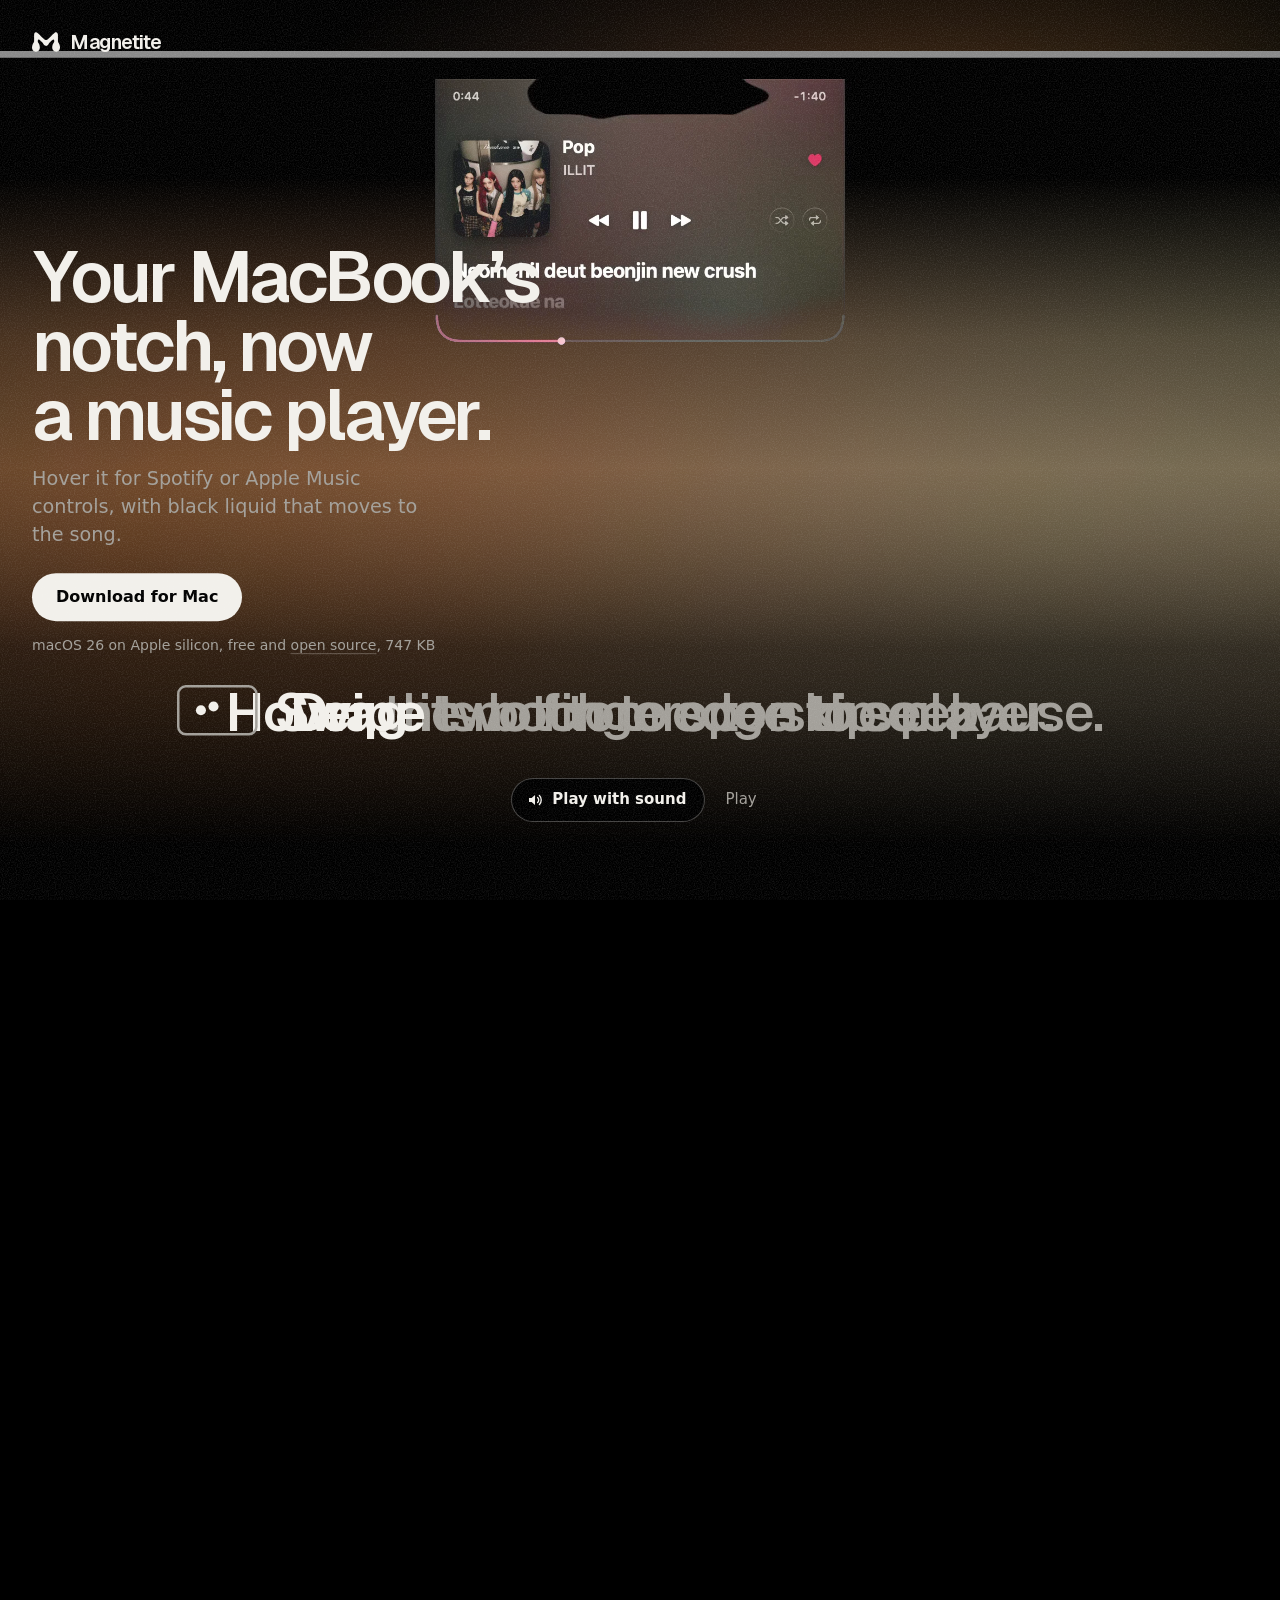
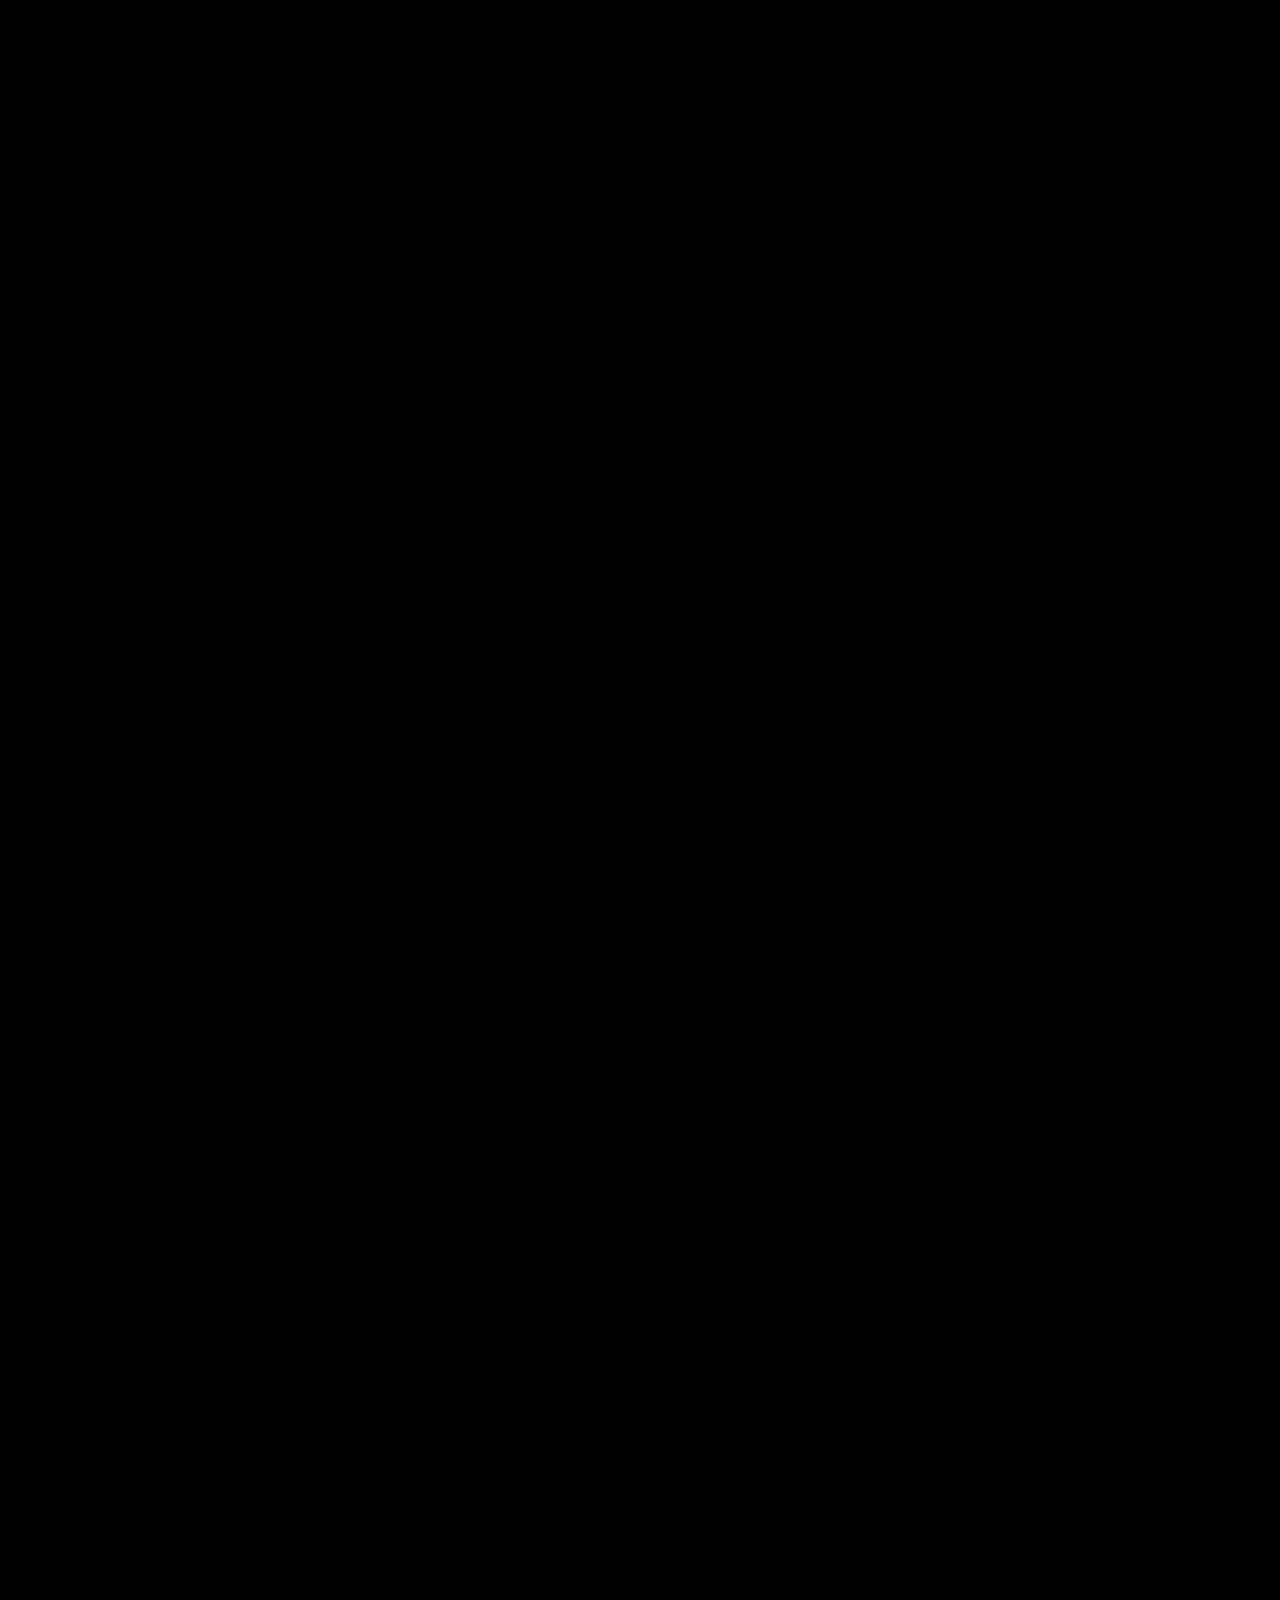
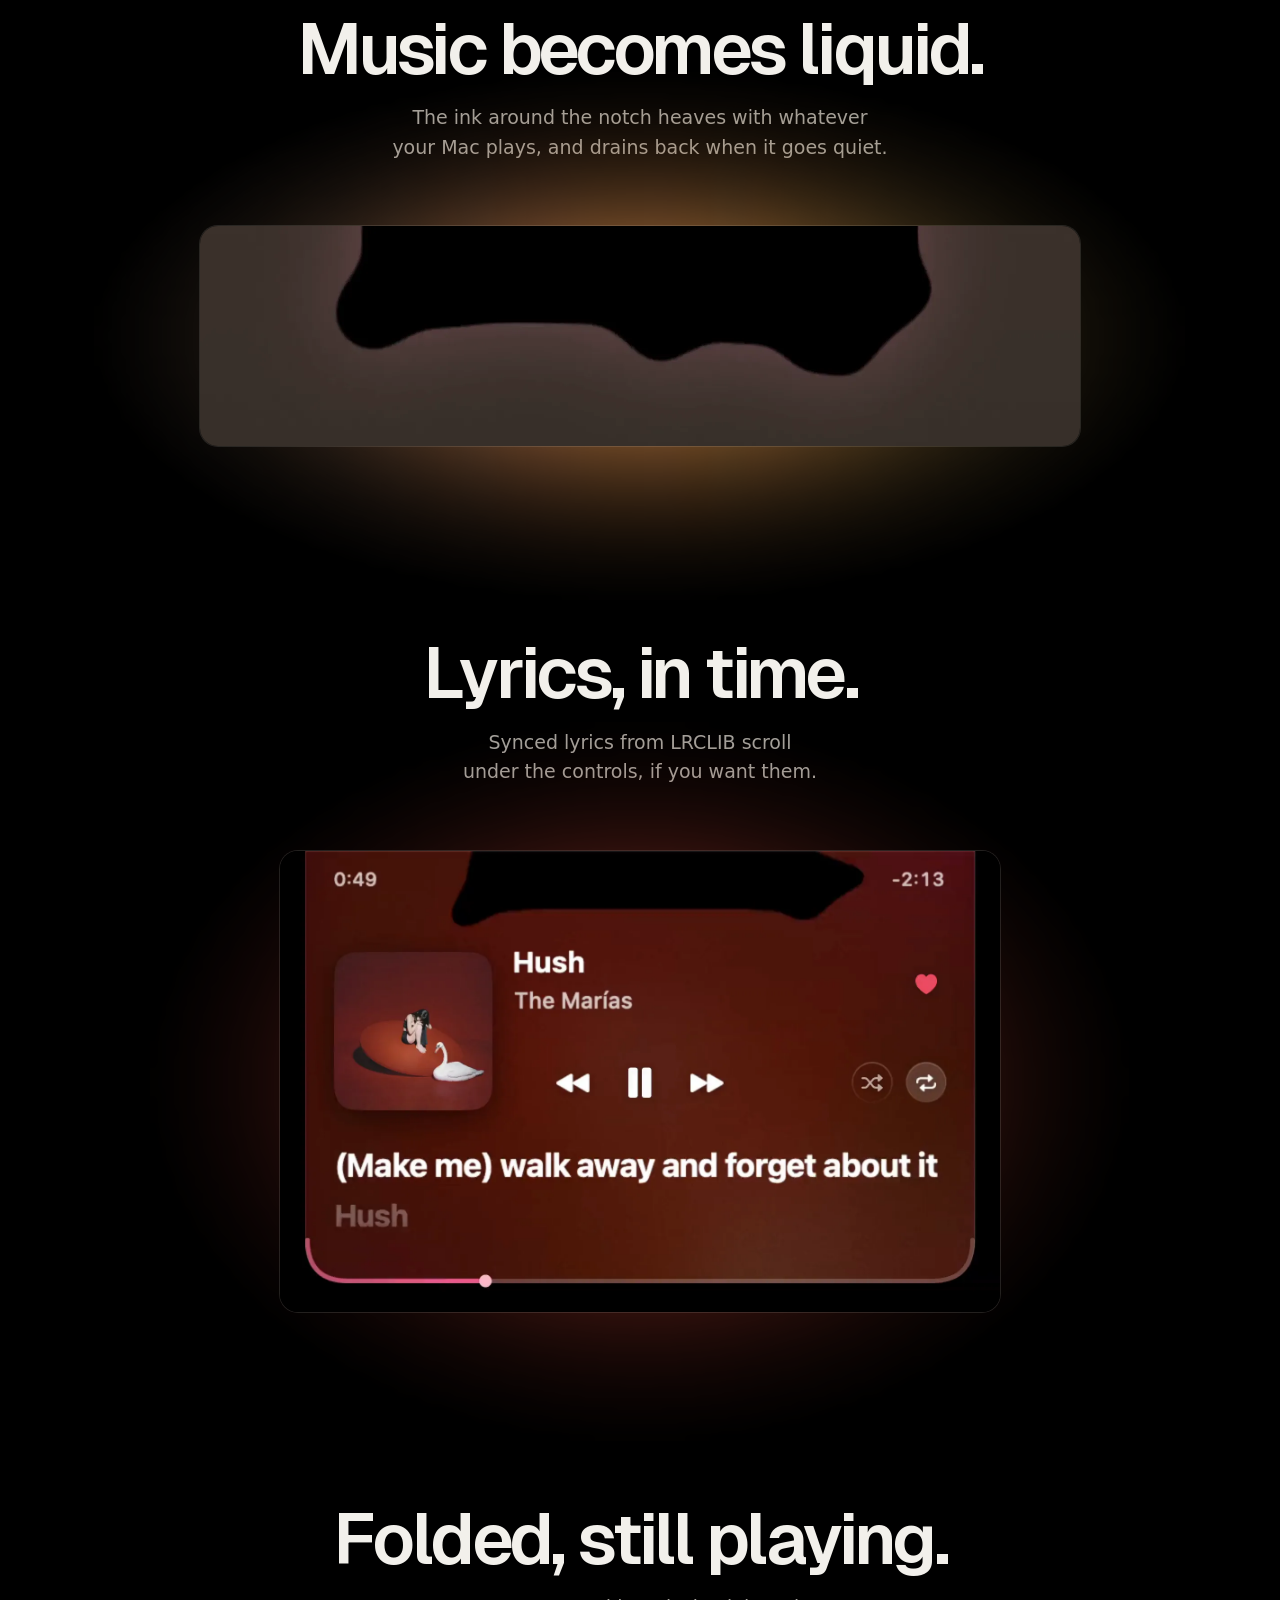
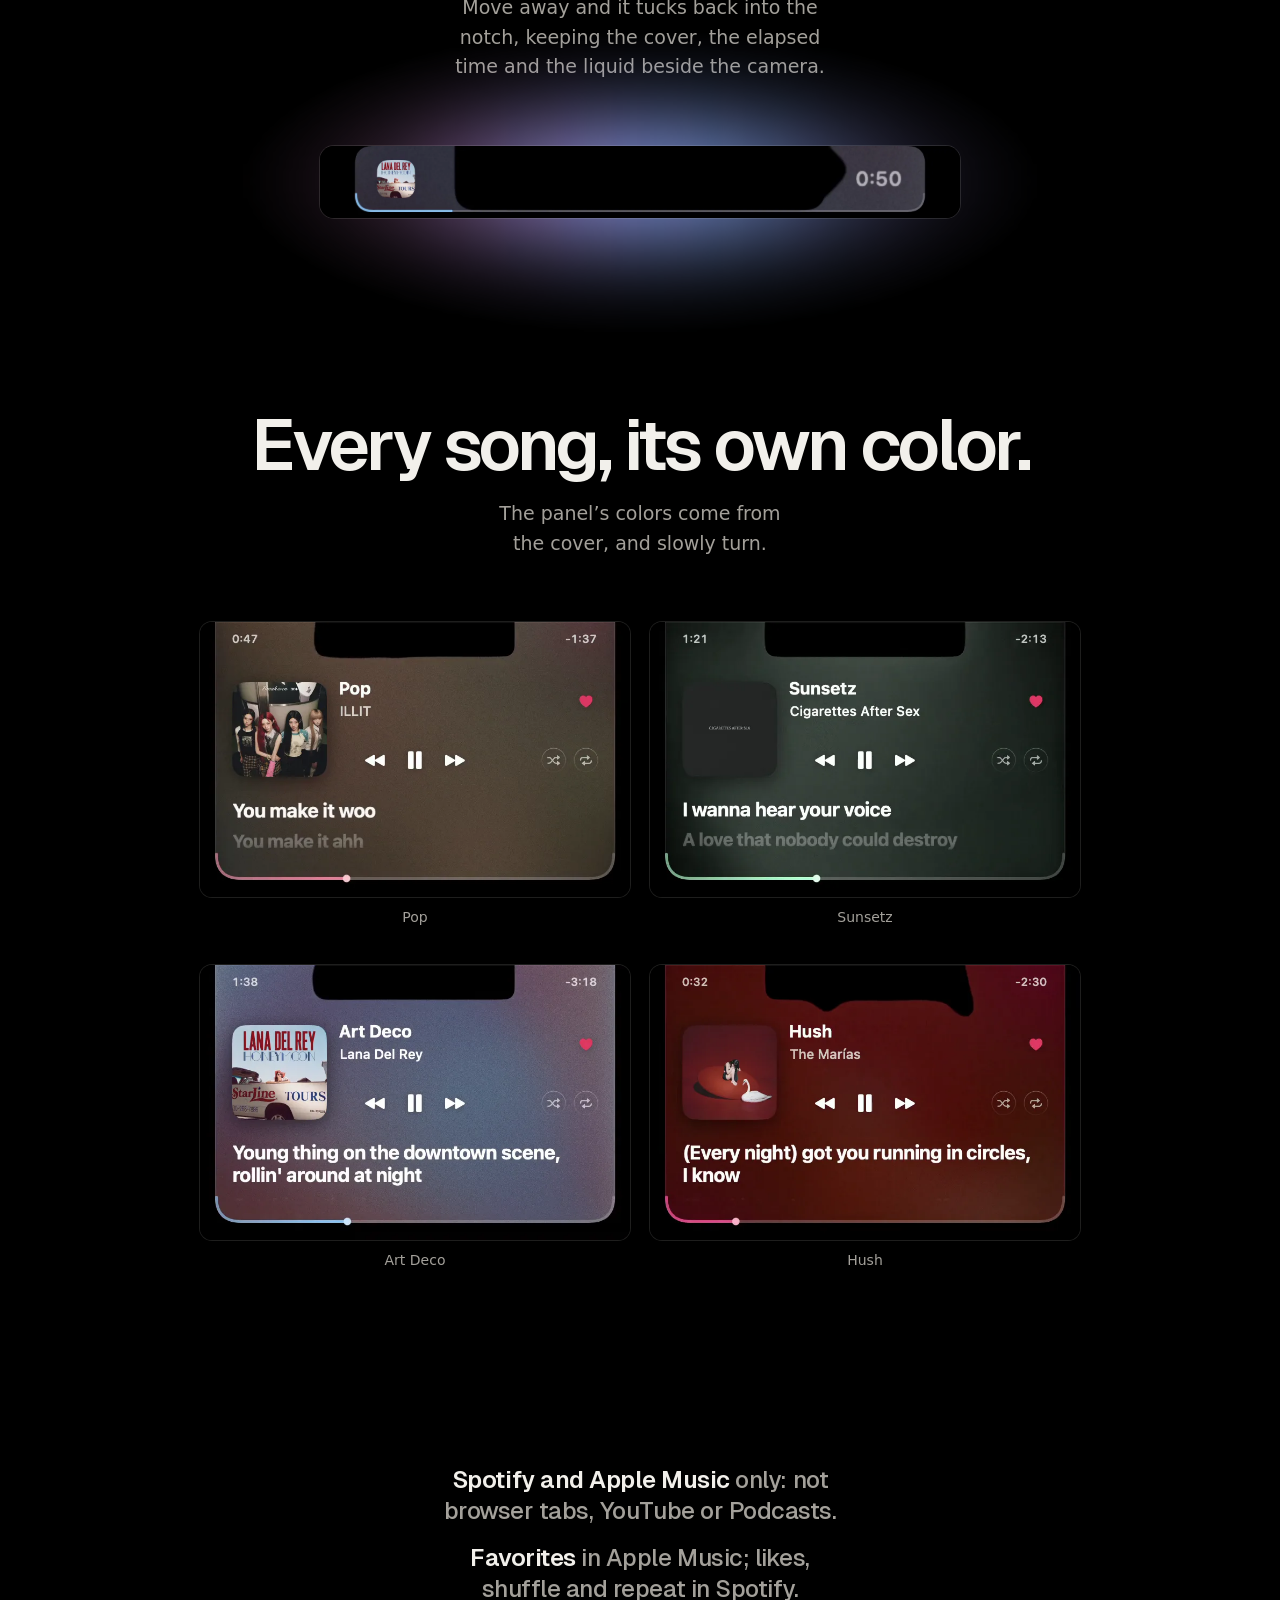
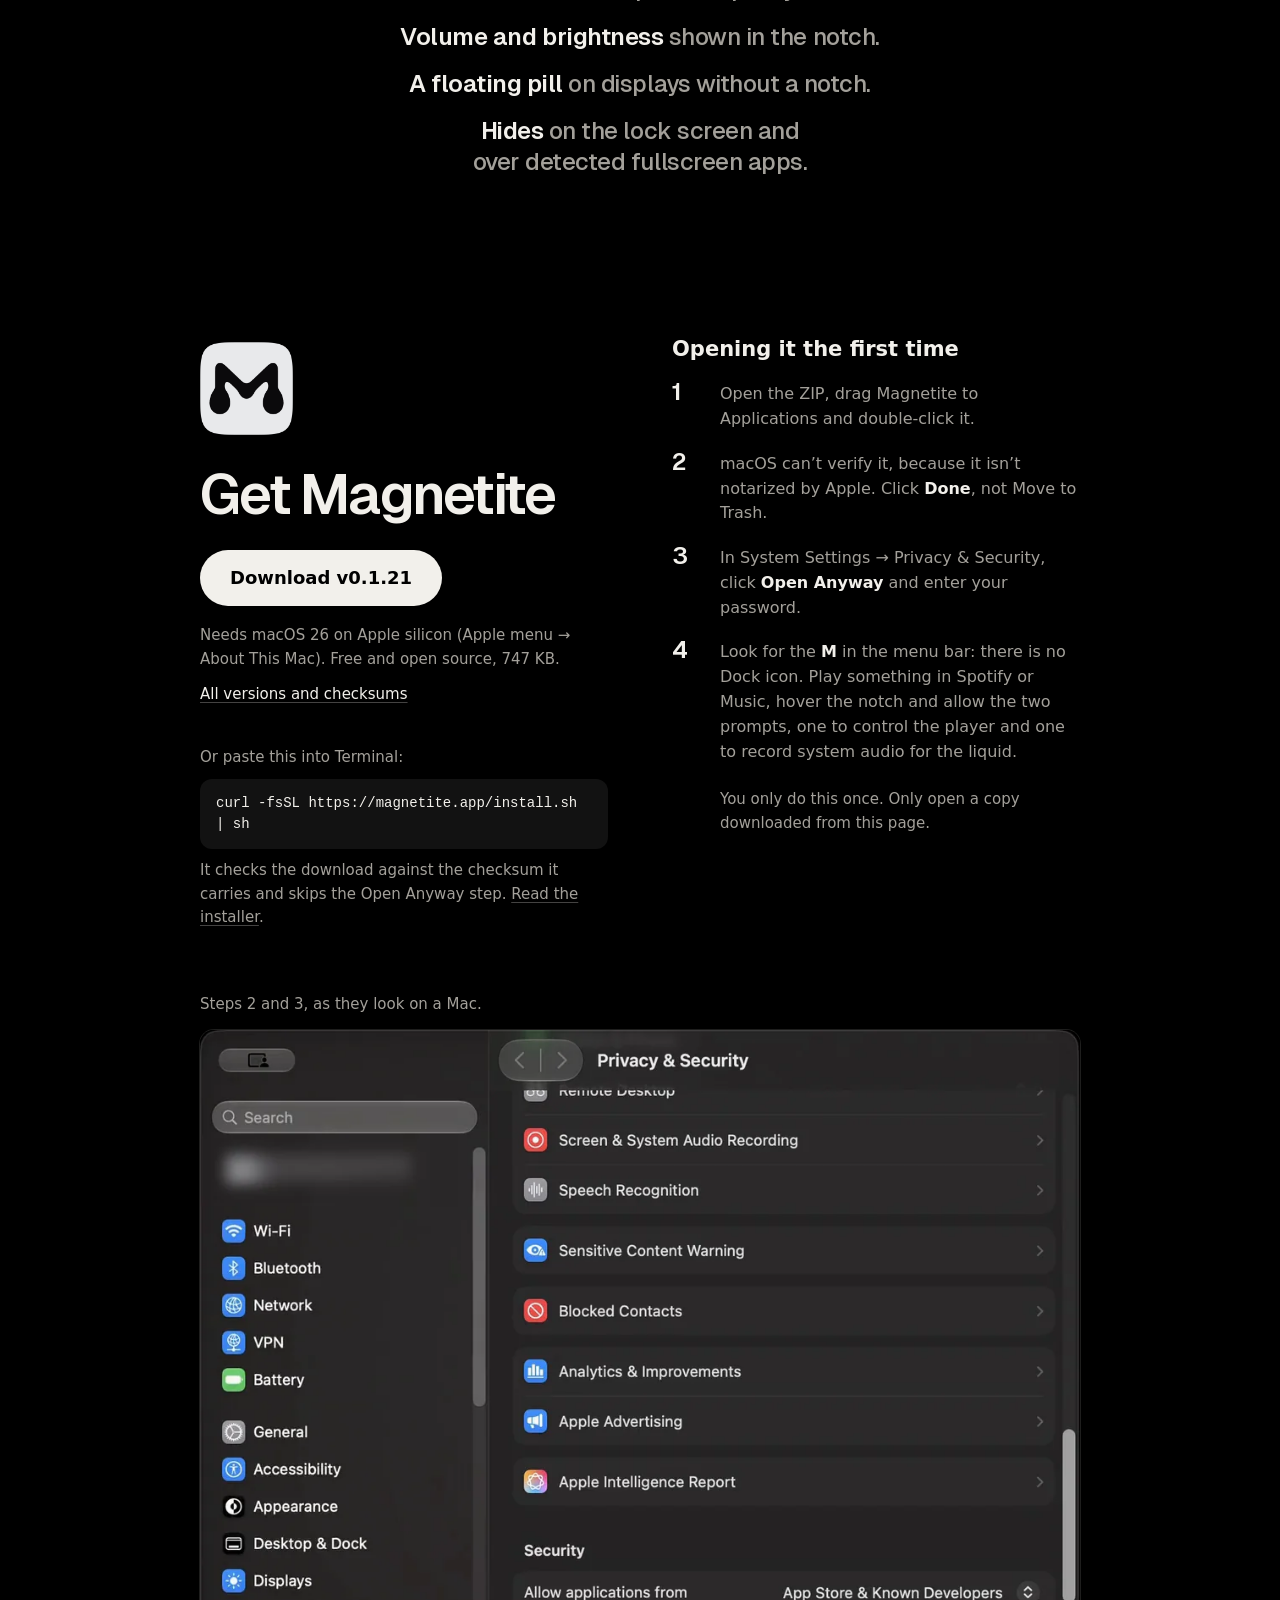
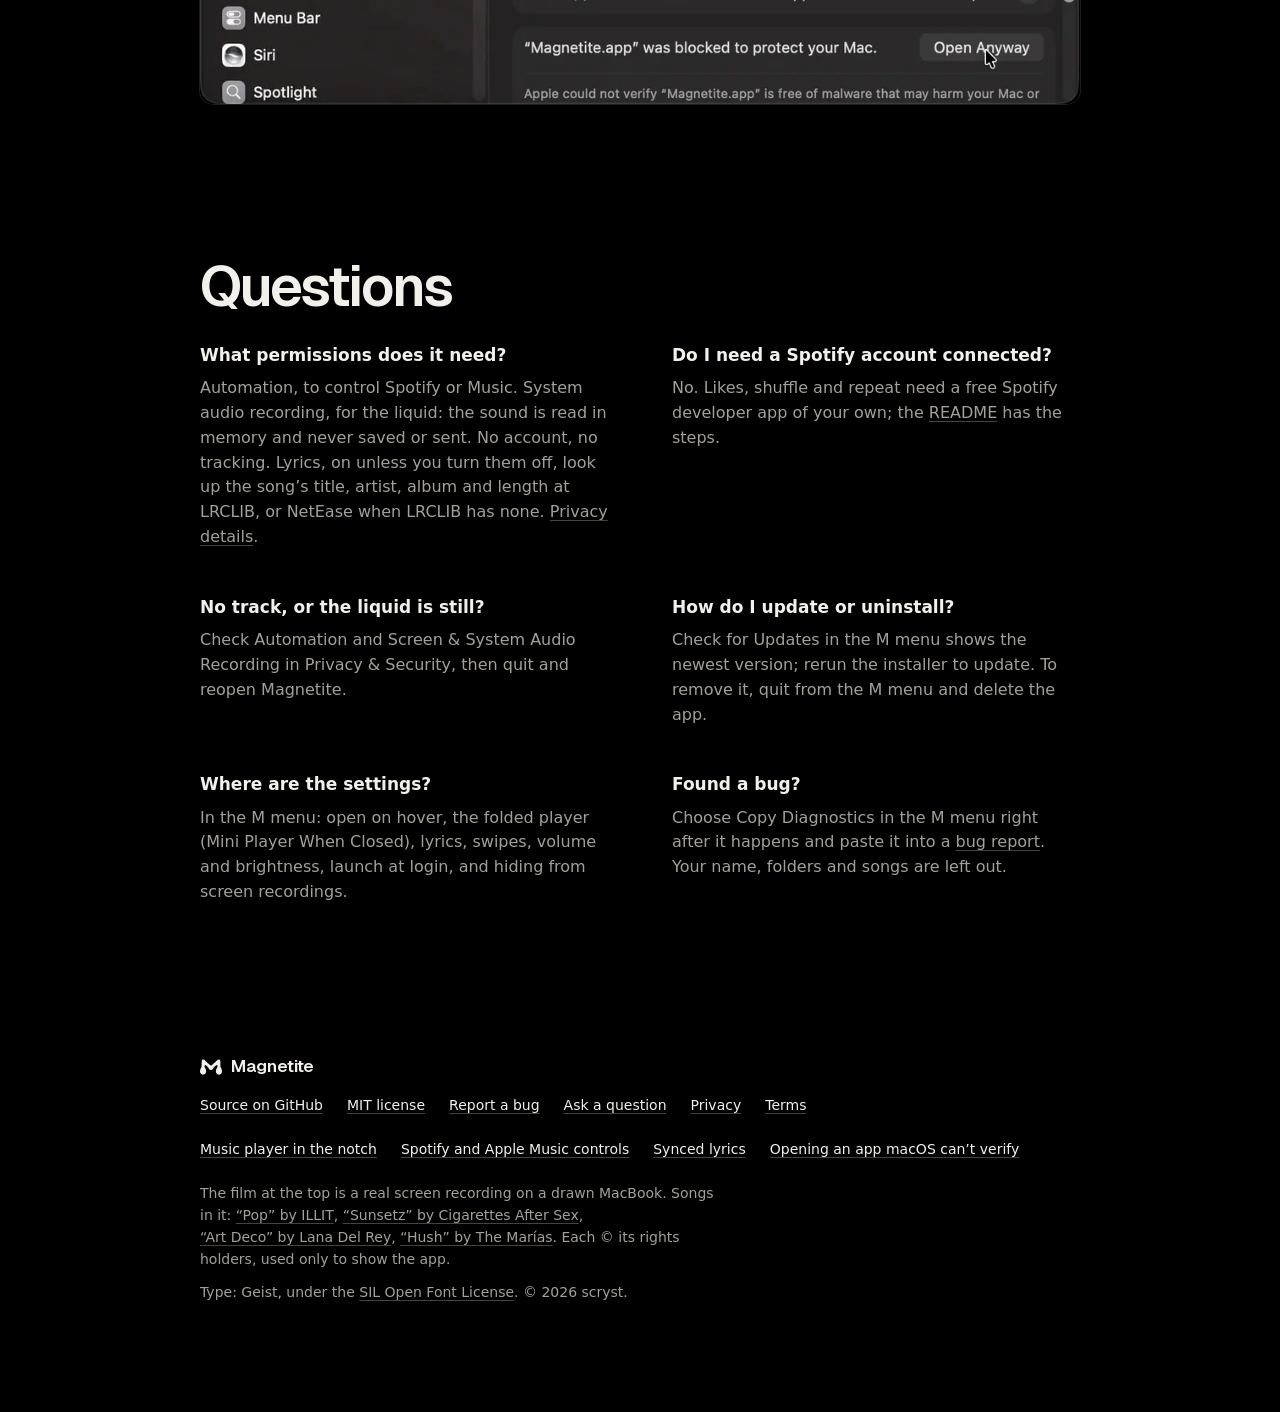
<file: site/index.html>
<!doctype html>
<html lang="en">
<head>
<meta charset="utf-8">
<meta name="viewport" content="width=device-width, initial-scale=1, viewport-fit=cover">
<title>Magnetite: a ferrofluid music player for the MacBook notch</title>
<meta name="description" content="Free, open-source Spotify and Apple Music controls in your MacBook notch, with ferrofluid that moves to the song. macOS 26+, Apple silicon. Audio stays on your Mac.">
<meta name="color-scheme" content="dark">
<meta name="theme-color" content="#000000">

<link rel="canonical" href="https://magnetite.app/">
<link rel="icon" href="favicon.svg" type="image/svg+xml">
<!-- PNG fallback for browsers that do not read the SVG icon. -->
<link rel="icon" href="favicon-32.png" type="image/png" sizes="32x32">
<link rel="apple-touch-icon" href="apple-touch-icon.png">

<!-- Share card: og.png is rendered from test/og.html. -->
<meta property="og:type" content="website">
<meta property="og:site_name" content="Magnetite">
<meta property="og:title" content="Magnetite: a ferrofluid music player for the MacBook notch">
<meta property="og:description" content="Spotify and Apple Music in your MacBook notch. Free and open source, with ferrofluid that moves to the song. macOS 26+, Apple silicon.">
<!-- og:image needs an absolute URL. -->
<meta property="og:url" content="https://magnetite.app/">
<meta property="og:image" content="https://magnetite.app/og.png">
<meta property="og:image:width" content="1200">
<meta property="og:image:height" content="630">
<meta property="og:image:alt" content="Magnetite's player open under a MacBook notch, with the song's lyrics under the controls and black ferrofluid around the notch.">
<meta name="twitter:card" content="summary_large_image">
<meta name="twitter:title" content="Magnetite: a ferrofluid music player for the MacBook notch">
<meta name="twitter:description" content="Spotify and Apple Music in your MacBook notch. Free and open source, with ferrofluid that moves to the song. macOS 26+, Apple silicon.">
<meta name="twitter:image" content="https://magnetite.app/og.png">
<meta name="twitter:image:alt" content="Magnetite's player open under a MacBook notch, with the song's lyrics under the controls and black ferrofluid around the notch.">

<script type="application/ld+json">
{
  "@context": "https://schema.org",
  "@type": "SoftwareApplication",
  "name": "Magnetite",
  "url": "https://magnetite.app/",
  "description": "Free, open-source Spotify and Apple Music controls in the MacBook notch, with sound-driven ferrofluid. Audio stays on your Mac.",
  "applicationCategory": "MultimediaApplication",
  "operatingSystem": "macOS 26 or later",
  "processorRequirements": "Apple silicon",
  "license": "https://github.com/scryst/magnetite/blob/main/LICENSE",
  "softwareVersion": "0.1.21",
  "image": "https://magnetite.app/og.png",
  "screenshot": "https://magnetite.app/media/demo-poster.webp",
  "isAccessibleForFree": true,
  "featureList": [
    "Native notch music controls",
    "Ferrofluid visualizer driven by system audio",
    "Spotify and Apple Music playback",
    "On-device audio processing with no tracking"
  ],
  "author": { "@type": "Person", "name": "scryst" },
  "publisher": { "@id": "https://magnetite.app/#scryst" },
  "downloadUrl": "https://github.com/scryst/magnetite-releases/releases/download/v0.1.21/Magnetite-0.1.21.zip",
  "fileSize": "747 KB",
  "offers": { "@type": "Offer", "price": "0", "priceCurrency": "USD" }
}
</script>
<script type="application/ld+json">
{
  "@context": "https://schema.org",
  "@type": "Organization",
  "@id": "https://magnetite.app/#scryst",
  "name": "scryst",
  "url": "https://github.com/scryst",
  "logo": "https://magnetite.app/apple-touch-icon.png"
}
</script>

<link rel="preload" href="fonts/geist-var-latin.woff2" as="font" type="font/woff2" crossorigin>
<link rel="stylesheet" href="css/type.css">
<link rel="stylesheet" href="css/magnetite.css">
</head>
<body>
<a class="skip-link" href="#main">Skip to content</a>

<!-- Glyph generated by test/gen-mark.mjs from test/icon-1024.png. Edit those, not this. -->
<svg class="defs" aria-hidden="true" focusable="false">
  <symbol id="mark" viewBox="181 282 660 458">
    <path fill="currentColor" d="M272.5 283C278.4 281.8 285.4 283.9 291 285.8C305 290.5 317.3 301.7 328 311.6
    C331.4 314.7 334.4 318.4 338 321.3C344.1 326.3 349.4 332 355 337.5
    C356.9 339.3 359.1 340.8 361 342.6C365.7 346.9 369.9 351.6 374.5 356
    C376.4 357.8 378.6 359.2 380.5 361C399.2 379 417.9 397 437 414.6
    C443.1 420.2 448.6 426.4 455 431.7C457.9 434 460.3 436.9 463 439.4
    C475.2 450.7 487.3 460.7 504 464.1C507.8 464.9 512.1 464.6 516 464.5
    C533.5 463.7 547.8 450.6 560 439.4C562.7 436.9 565.1 434 568 431.7
    C574.4 426.4 579.9 420.2 586 414.6C598.7 402.9 611.1 390.9 623.5 379
    C625.4 377.2 627.6 375.8 629.5 374C646.5 357.7 663.5 341.3 680.5 325
    C682.7 322.9 685.3 321.2 687.5 319C691 315.5 694.7 312.3 698.4 309
    C715.5 293.9 737.5 275.8 762 285.7C765.1 287 768.3 288.6 771 290.7
    C784.7 301.3 789.9 318.4 791.4 335C791.8 339.3 791.3 343.7 791.5 348
    C791.6 350.4 792.4 352.6 792.5 355C793 367 792.5 379 792.5 391
    C792.5 414.7 792.5 438.3 792.5 462C792.5 477.9 790.6 494.7 795.5 510
    C798.6 519.7 804.6 528.2 810 536.8C816.7 547.3 823.2 558.4 827.7 570
    C844.4 613.6 850.7 672.7 816.4 710C808.9 718.2 800.6 724.4 791 729.9
    C782.6 734.6 772.6 737.9 763 739.3C721.7 745.5 681.1 721.5 665.3 683
    C658.3 665.7 656.7 646.5 657.5 628C658 617.3 660.5 606.3 663.1 596
    C666.1 584.1 669.4 572.1 674.8 561C681.2 547.7 690 535.8 697.3 523
    C705.2 509.2 707.3 492.6 704.7 477C703.4 469.1 700.7 460.8 694 455.7
    C687.6 450.9 679.8 452.6 673 455.6C659.6 461.5 648.2 473.3 638 483.5
    C635.1 486.4 632 488.8 629 491.6C617.1 502.5 601.1 518 591.9 531
    C573.9 556.4 563.2 587.7 531 598.8C525.9 600.6 520.4 601.9 515 602.4
    C509.3 602.9 503.5 602 498 600.6C493.4 599.5 489.2 597.8 485 595.7
    C457.3 582 447.9 554.7 431.1 531C421.9 518 405.9 502.5 394 491.6
    C391.4 489.1 388.5 487 386 484.5C376.4 474.9 366.3 464.9 354.5 458
    C349.3 455 343.2 452 337 452.6C328.2 453.4 322.8 461.3 320.2 469
    C315.2 483.3 316.6 502.2 322.3 516C328 529.9 338.2 541.6 345 555
    C356.2 577.3 363.2 602.2 365.4 627C369.1 667.6 352.6 710.9 315 730.2
    C306.5 734.6 296.5 737.9 287 739.3C285 739.6 283 739.4 281 739.7
    C269.2 741.5 256.3 739.5 245 735.5C236.5 732.4 228.1 728.4 220.8 723
    C196.4 704.9 182.9 675.1 181.5 645C181.3 639.5 182.2 634.4 182.5 629
    C183.3 608.9 188.1 587.7 195.7 569C200.3 557.8 206.5 547 213 536.8
    C219 527.4 225.6 518 228.4 507C231.4 495.2 230.5 483.1 230.5 471
    C230.5 453 230.5 435 230.5 417C230.5 396.4 229.6 375.6 230.5 355
    C230.6 352.6 231.4 350.4 231.5 348C231.7 343.7 231.2 339.3 231.6 335
    C233.2 317.7 239.6 296.9 256 287.9C261.4 285 266.6 284.2 272.5 283Z"/>
  </symbol>
</svg>

<header class="masthead">
  <a class="brand" href="#top"><svg class="brand__mark" aria-hidden="true"><use href="#mark" width="100%" height="100%"/></svg>Magnetite</a>
</header>

<!-- main clips the lights that spill past the window (magnetite.css). -->
<main id="main" data-render-check-allow="clipped">
  <!-- The journey: a drawn MacBook with the real recording on its screen. Scrolled
       through, the camera swings round to face it and pushes in until the screen's notch is the top of the
       window, then names the three gestures. CSS scroll timelines only; without
       them, or under Reduce Motion, it is a still MacBook and a list. -->
  <section class="hero journey" id="top" aria-labelledby="hero-title">
    <div class="journey__pin" data-render-check-allow="clipped">
      <!-- The light behind the MacBook, in the color of the song on its screen.
           site.js draws it from the stills test/bake-glow.py bakes from the film. -->
      <div class="glow" aria-hidden="true"><canvas data-glow width="120" height="80"></canvas></div>
      <!-- Big type's line boxes rise a few px past their box, and the glows behind the
           clips bleed on purpose: allowed here, with the text inside still checked. -->
      <div class="pitch" data-render-check-allow="spills">
        <h1 class="hero__title" id="hero-title">Your MacBook’s notch, now a music&nbsp;player.</h1>
        <p class="pitch__lede">Hover it for Spotify or Apple Music controls, with black liquid that moves to the&nbsp;song.</p>
        <div class="pitch__actions">
          <a class="button" data-download data-share rel="external" href="https://github.com/scryst/magnetite-releases/releases/download/v0.1.21/Magnetite-0.1.21.zip"
             aria-describedby="hero-requires"><span data-share-label>Download for Mac</span><span class="visually-hidden">, Magnetite v0.1.21 ZIP from GitHub</span></a>
        </div>
        <p class="pitch__meta" data-requires id="hero-requires">macOS 26 on Apple silicon, free and <a href="https://github.com/scryst/magnetite" rel="external">open source</a>, 747 KB</p>
      </div>

      <!-- The MacBook is drawn; the player on its screen is a screen recording of the
           running app, filmed by tools/notchtake (docs/media/README.md). The recording
           holds only the player; the rest of the screen is lit in the song's color. -->
      <div class="mac" data-render-check-allow="spills">
        <div class="mac__lid">
          <span class="mac__edge mac__edge--top" aria-hidden="true"></span>
          <span class="mac__edge mac__edge--left" aria-hidden="true"></span>
          <span class="mac__edge mac__edge--right" aria-hidden="true"></span>
          <span class="mac__back" aria-hidden="true"></span>
          <div class="mac__screen" data-render-check-allow="clipped">
            <!-- The desktop under the player: the song's cover as a moving field of
                 its colors, drawn by site.js. -->
            <span class="mac__wall" aria-hidden="true"><canvas data-wall width="160" height="104"></canvas></span>
            <video class="mac__film" data-demo muted loop playsinline autoplay preload="metadata"
                   width="800" height="512" poster="media/demo-poster.webp" aria-describedby="demo-description">
              <source src="media/demo.mp4" type="video/mp4">
            </video>
            <!-- Each gesture as it is named below: the same window filmed with the
                 pointer drawn while tools/gesturetake does it for real. -->
            <video class="mac__film mac__move" data-move muted loop playsinline preload="none" width="800" height="512" src="media/move-hover.mp4" aria-hidden="true"></video>
            <video class="mac__film mac__move" data-move muted loop playsinline preload="none" width="800" height="512" src="media/move-drag.mp4" aria-hidden="true"></video>
            <video class="mac__film mac__move" data-move="swipe" muted loop playsinline preload="none" width="800" height="512" src="media/move-swipe.mp4" aria-hidden="true"></video>
            <span class="mac__notch" aria-hidden="true"></span>
          </div>
        </div>
        <div class="mac__base" aria-hidden="true">
          <div class="mac__deck">
            <div class="mac__grille"></div>
            <div class="mac__keys">
            <div><i class="k15"></i><i></i><i></i><i></i><i></i><i></i><i></i><i></i><i></i><i></i><i></i><i></i><i></i><i></i></div>
            <div><i></i><i></i><i></i><i></i><i></i><i></i><i></i><i></i><i></i><i></i><i></i><i></i><i></i><i class="k15"></i></div>
            <div><i class="k15"></i><i></i><i></i><i></i><i></i><i></i><i></i><i></i><i></i><i></i><i></i><i></i><i></i><i></i></div>
            <div><i class="k175"></i><i></i><i></i><i></i><i></i><i></i><i></i><i></i><i></i><i></i><i></i><i></i><i class="k175"></i></div>
            <div><i class="k225"></i><i></i><i></i><i></i><i></i><i></i><i></i><i></i><i></i><i></i><i></i><i class="k225"></i></div>
            <div><i></i><i></i><i></i><i class="k125"></i><i class="k5"></i><i class="k125"></i><i></i><i></i><i class="kud"></i><i></i></div>
            </div>
            <div class="mac__grille"></div>
            <div class="mac__pad"></div>
          </div>
          <div class="mac__side mac__side--left"></div>
          <div class="mac__side mac__side--right"></div>
          <div class="mac__front"></div>
        </div>
      </div>
      <p class="visually-hidden" id="demo-description">A drawn MacBook. On its screen, a screen recording of
        Magnetite open under the notch: the cover, title and controls, the song's lyrics scrolling in time
        under them, and the seek strip, while black liquid pulls around the notch with the music. A two-finger swipe skips the track, a drag along the bottom
        edge seeks, and the panel folds into the notch and opens again.</p>

      <!-- The moves share the pin with the headline and show only after it has faded. -->
      <ol class="moves" aria-label="How it works" data-render-check-ignore>
        <li><b>Hover</b> the notch to open the player.</li>
        <li><b>Drag</b> its bottom edge to seek.</li>
        <li><svg class="pad" viewBox="0 0 64 40" aria-hidden="true"><rect x="1" y="1" width="62" height="38" rx="6"/><g data-fingers><circle cx="19" cy="20" r="4"/><circle cx="29" cy="17" r="4"/></g></svg><b>Swipe</b> two fingers to skip or pause.</li>
      </ol>

      <div class="stage__foot">
          <button type="button" class="sound" data-demo-sound aria-pressed="false">
            <svg viewBox="0 0 16 16" aria-hidden="true"><path d="M2 6h2.6L8 3v10L4.6 10H2z"/><path class="sound__waves" d="M10.6 5.4a3.6 3.6 0 0 1 0 5.2M12.4 3.6a6.2 6.2 0 0 1 0 8.8" fill="none" stroke="currentColor" stroke-width="1.4" stroke-linecap="round"/></svg>
            <span data-demo-sound-label>Play with sound</span>
          </button>
          <button type="button" class="quiet" data-demo-play>Pause</button>
      </div>
    </div>
  </section>

  <!-- What it does, shown in clips filmed for each section from the running app,
       each a crossfade loop (test/bake-glow.py has the glow stills). Every line is a shipped feature or a real
       limit (APP.md, README.md, the M menu). -->
  <section class="tour" id="features" aria-labelledby="tour-title" data-render-check-allow="spills">
    <h2 class="visually-hidden" id="tour-title">What’s in Magnetite</h2>

    <!-- The liquid up close: not a screen recording but the app's own analyser, sim and
         view fed Pop as Spotify played it, its chorus and then the silence once it is
         paused, drawn at 6x by tools/fluidfilm (FLUIDFILM_SCALE=6, Pop's panel
         colors), cropped to the notch. It starts and ends on the bare notch, so it loops. -->
    <figure class="shot shot--liquid" data-render-check-allow="spills">
      <figcaption id="liquid-text"><b>Music becomes liquid.</b> <span>The ink around the notch heaves with whatever your Mac plays, and drains back when it goes quiet.</span></figcaption>
      <div class="shot__media shot__media--pop">
        <video data-clip muted loop playsinline preload="none" width="1760" height="440"
               src="media/liquid.mp4" poster="media/liquid-poster.webp" aria-describedby="liquid-text liquid-more"></video>
      </div>
      <p class="visually-hidden" id="liquid-more">A close-up of the black liquid around the notch, drawn by Magnetite’s own
        simulation from the sound of Pop by ILLIT: it heaves on each kick of the chorus, then drains back into the notch once the track is paused.</p>
    </figure>

    <figure class="shot shot--lyrics" data-render-check-allow="spills">
      <figcaption id="lyrics-text"><b>Lyrics, in time.</b> <span>Synced lyrics from LRCLIB scroll under the controls, if you want them.</span></figcaption>
      <div class="shot__media shot__media--hush">
        <video data-clip muted loop playsinline preload="none" width="1600" height="1024"
               src="media/lyrics.mp4" poster="media/lyrics-poster.webp" aria-describedby="lyrics-text"></video>
      </div>
    </figure>

    <figure class="shot shot--closed" data-render-check-allow="spills">
      <figcaption id="closed-text"><b>Folded, still playing.</b> <span>Move away and it tucks back into the notch, keeping the cover, the elapsed time and the liquid beside the camera.</span></figcaption>
      <div class="shot__media shot__media--artdeco">
        <video data-clip muted loop playsinline preload="none" width="1920" height="216"
               src="media/closed.mp4" poster="media/closed-poster.webp" aria-describedby="closed-text"></video>
      </div>
    </figure>

    <figure class="shot shot--tints">
      <figcaption><b>Every song, its own color.</b> <span>The panel’s colors come from the cover, and slowly turn.</span></figcaption>
      <ul class="tints">
        <li><img src="media/tint-pop.webp" width="800" height="512" loading="lazy" alt="The player in a dusty rose, under the cover of Pop by ILLIT."><span>Pop</span></li>
        <li><img src="media/tint-sunsetz.webp" width="800" height="512" loading="lazy" alt="The player in a dark green, under the cover of Sunsetz by Cigarettes After Sex."><span>Sunsetz</span></li>
        <li><img src="media/tint-artdeco.webp" width="800" height="512" loading="lazy" alt="The player in a pale violet, under the cover of Art Deco by Lana Del Rey."><span>Art Deco</span></li>
        <li><img src="media/tint-hush.webp" width="800" height="512" loading="lazy" alt="The player in a deep red, under the cover of Hush by The Marías."><span>Hush</span></li>
      </ul>
    </figure>

    <ul class="also" aria-label="Also">
      <li><b>Spotify and Apple Music</b> only: not browser tabs, YouTube or Podcasts.</li>
      <li><b>Favorites</b> in Apple Music; likes, shuffle and repeat in Spotify.</li>
      <li><b>Volume and brightness</b> shown in the notch.</li>
      <li><b>A floating pill</b> on displays without a notch.</li>
      <li><b>Hides</b> on the lock screen and over detected fullscreen apps.</li>
    </ul>
  </section>

  <section class="get" id="download" aria-labelledby="get-title">
    <div class="get__main">
      <img class="get__icon" src="media/icon.webp" width="128" height="128" loading="lazy" decoding="async" alt="">
      <h2 class="get__title" id="get-title">Get Magnetite</h2>
      <a class="button button--big" data-download data-share rel="external" href="https://github.com/scryst/magnetite-releases/releases/download/v0.1.21/Magnetite-0.1.21.zip"
         aria-describedby="requires"><span data-share-label>Download v0.1.21</span><span class="visually-hidden"> ZIP from GitHub</span></a>
      <p class="get__requires" data-requires id="requires">Needs macOS 26 on Apple silicon (Apple menu → About This Mac). Free and open source, 747 KB.</p>
      <p class="get__all"><a href="https://github.com/scryst/magnetite-releases/releases" rel="external">All versions and checksums</a></p>
      <div class="get__install" id="install">
        <p>Or paste this into Terminal:</p>
        <!-- render-check: a Terminal command, set in mono on purpose. -->
        <code class="install" data-render-check-ignore>curl -fsSL https://magnetite.app/install.sh | sh</code>
        <p class="get__aside">It checks the download against the checksum it carries and skips the Open Anyway step. <a href="https://github.com/scryst/magnetite/blob/main/install.sh" rel="external">Read the installer</a>.</p>
      </div>
    </div>

    <!-- The zip is ad-hoc signed and not notarized, so macOS blocks the first launch. -->
    <div class="first" data-firstlaunch id="first-launch">
      <h3 class="first__title">Opening it the first time</h3>
      <ol>
        <li>Open the ZIP, drag Magnetite to Applications and double-click it.</li>
        <li>macOS can’t verify it, because it isn’t notarized by Apple. Click <b>Done</b>, not Move to Trash.</li>
        <li>In System Settings → Privacy &amp; Security, click <b>Open Anyway</b> and enter your password.</li>
        <li>Look for the <b>M</b> in the menu bar: there is no Dock icon. Play something in Spotify or Music,
          hover the notch and allow the two prompts, one to control the player and one to record system audio for the liquid.</li>
      </ol>
      <p class="first__once">You only do this once. Only open a copy downloaded from this page.</p>
    </div>

    <!-- Filmed on a fresh quarantined copy of the release ZIP: the notice, then Done, then Privacy & Security
         with the pointer resting on Open Anyway, never clicking it. The Apple Account row is blurred. -->
    <figure class="first__film">
      <figcaption id="gatekeeper-text">Steps 2 and 3, as they look on a Mac.</figcaption>
      <video data-clip muted loop playsinline preload="none" width="1040" height="796"
             src="media/gatekeeper.mp4" poster="media/gatekeeper-poster.webp" aria-describedby="gatekeeper-text gatekeeper-more"></video>
      <p class="visually-hidden" id="gatekeeper-more">macOS says “Magnetite.app” Not Opened and the pointer clicks Done.
        System Settings then opens Privacy &amp; Security, scrolls to Security and points at Open Anyway.</p>
    </figure>
  </section>

  <section class="faq" id="setup" aria-labelledby="faq-title">
    <h2 class="faq__title" id="faq-title">Questions</h2>
    <dl>
      <div>
        <dt>What permissions does it need?</dt>
        <dd><p>Automation, to control Spotify or Music. System audio recording, for the liquid: the sound is read in
          memory and never saved or sent. No account, no tracking. Lyrics, on unless you turn them off, look up the
          song’s title, artist, album and length at LRCLIB, or NetEase when LRCLIB has none. <a href="privacy.html">Privacy details</a>.</p></dd>
      </div>
      <div>
        <dt>Do I need a Spotify account connected?</dt>
        <dd><p>No. Likes, shuffle and repeat need a free Spotify developer app of your own; the
          <a href="https://github.com/scryst/magnetite#faq-and-troubleshooting" rel="external">README</a> has the steps.</p></dd>
      </div>
      <div>
        <dt>No track, or the liquid is still?</dt>
        <dd><p>Check Automation and Screen &amp; System Audio Recording in Privacy &amp; Security, then quit and reopen Magnetite.</p></dd>
      </div>
      <div>
        <dt>How do I update or uninstall?</dt>
        <dd><p>Check for Updates in the M menu shows the newest version; rerun the installer to update. To remove it,
          quit from the M menu and delete the app.</p></dd>
      </div>
      <div>
        <dt>Where are the settings?</dt>
        <dd><p>In the M menu: open on hover, the folded player (Mini Player When Closed), lyrics, swipes, volume and
          brightness, launch at login, and hiding from screen recordings.</p></dd>
      </div>
      <div>
        <dt>Found a bug?</dt>
        <dd><p>Choose Copy Diagnostics in the M menu right after it happens and paste it into a
          <a href="https://github.com/scryst/magnetite/issues/new?template=bug_report.md" rel="external">bug report</a>.
          Your name, folders and songs are left out.</p></dd>
      </div>
    </dl>
  </section>
</main>

<!-- One way to the download from anywhere on the page; it steps aside while a Download button is in view. -->
<div class="dock" data-dock hidden><a class="button" href="#download">Get Magnetite</a></div>

<footer class="foot">
  <p class="foot__brand"><svg class="foot__mark" aria-hidden="true"><use href="#mark" width="100%" height="100%"/></svg>Magnetite</p>
  <nav class="foot__links" aria-label="About this project">
    <a href="https://github.com/scryst/magnetite" rel="external">Source on GitHub</a>
    <a href="https://github.com/scryst/magnetite/blob/main/LICENSE" rel="external">MIT license</a>
    <a href="https://github.com/scryst/magnetite/issues" rel="external">Report a bug</a>
    <a href="https://github.com/scryst/magnetite/discussions" rel="external">Ask a question</a>
    <a href="privacy.html">Privacy</a>
    <a href="terms.html">Terms</a>
  </nav>
  <nav class="foot__links" aria-label="Guides">
    <a href="music-player-macbook-notch.html">Music player in the notch</a>
    <a href="spotify-apple-music-controls-notch.html">Spotify and Apple Music controls</a>
    <a href="lyrics-macbook-notch.html">Synced lyrics</a>
    <a href="open-unidentified-developer-mac.html">Opening an app macOS can’t verify</a>
  </nav>
  <p class="foot__credit demo__credit" id="songs">The film at the top is a real screen recording on a drawn MacBook. Songs in it:
    <a href="https://open.spotify.com/track/1mre3HoVD50XwY02NvxKZZ" rel="external">“Pop” by ILLIT</a>,
    <a href="https://open.spotify.com/track/0yuAWlxq59xT3agQ965OxE" rel="external">“Sunsetz” by Cigarettes After Sex</a>,
    <a href="https://open.spotify.com/track/5jqNQZBwbZWQXPWfo0ygZF" rel="external">“Art Deco” by Lana Del Rey</a>,
    <a href="https://open.spotify.com/track/4zXZ5Mq2L6jnsOsTssgRh8" rel="external">“Hush” by The Marías</a>. Each ©&nbsp;its rights holders, used only to show the app.</p>
  <p class="foot__credit">
    Type: Geist, under the <a href="fonts/OFL-Geist.txt">SIL Open Font License</a>.
    © 2026 scryst.
  </p>
</footer>
<script type="module" src="js/site.js"></script>
</body>
</html>
</file>
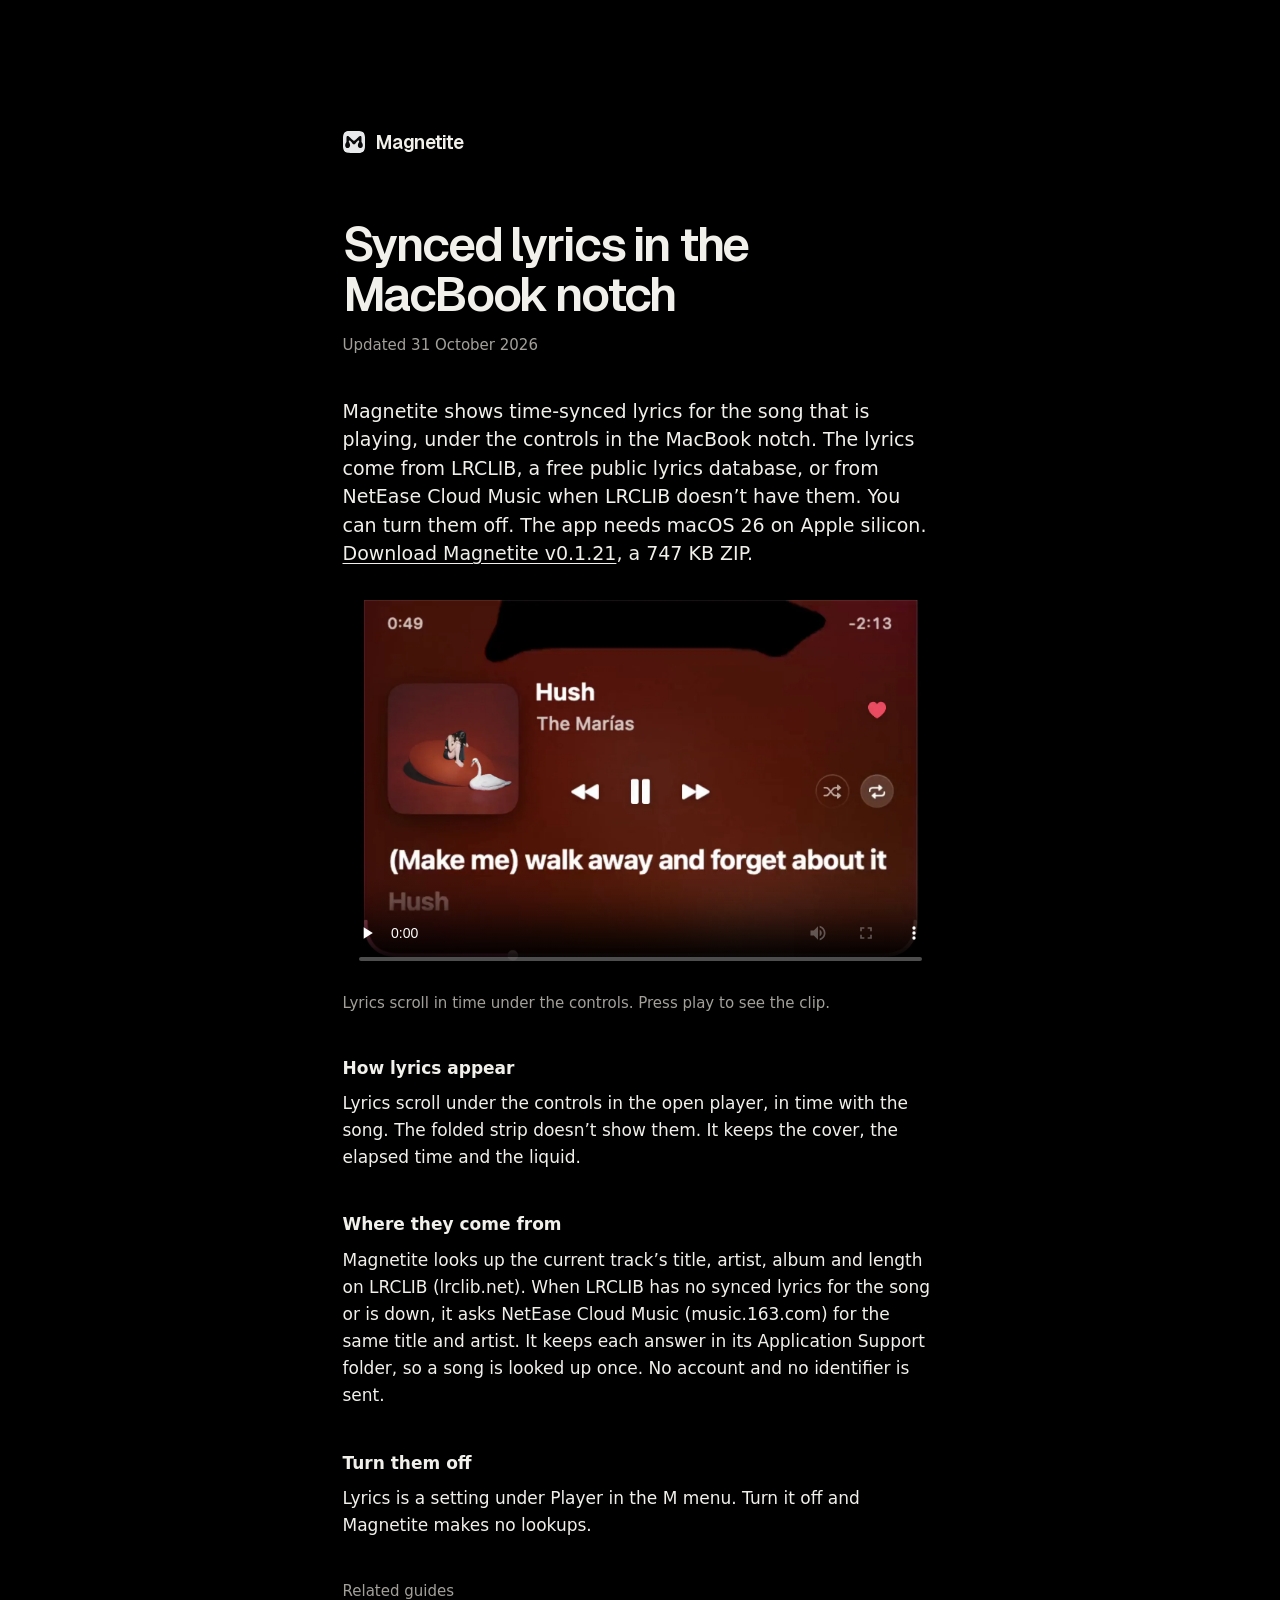
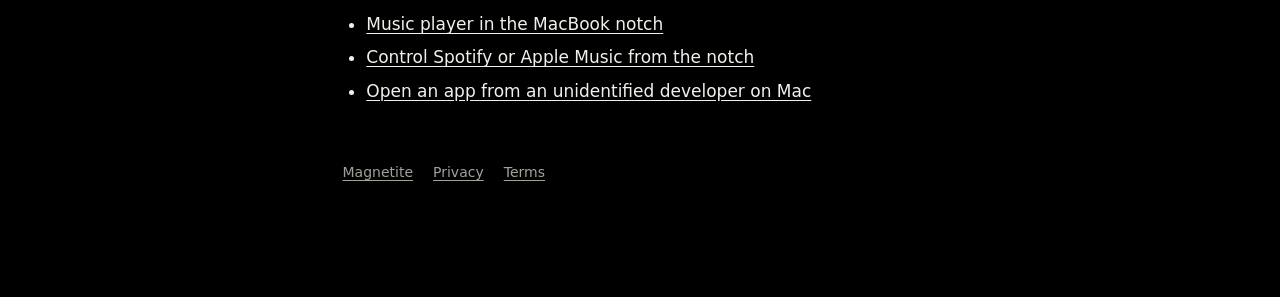
<file: site/lyrics-macbook-notch.html>
<!doctype html>
<html lang="en">
<head>
<meta charset="utf-8">
<meta name="viewport" content="width=device-width, initial-scale=1">
<title>Synced lyrics in the MacBook notch — Magnetite</title>
<meta name="description" content="Magnetite shows time-synced lyrics from LRCLIB under the controls in the MacBook notch. Turn them off in Player in the M menu. Free, macOS 26.">
<meta name="robots" content="index, follow">
<link rel="canonical" href="https://magnetite.app/lyrics-macbook-notch.html">
<link rel="icon" href="favicon.svg" type="image/svg+xml">
<meta property="og:type" content="article">
<meta property="og:site_name" content="Magnetite">
<meta property="og:title" content="Synced lyrics in the MacBook notch — Magnetite">
<meta property="og:description" content="Magnetite shows time-synced lyrics from LRCLIB under the controls in the MacBook notch. Turn them off in Player in the M menu. Free, macOS 26.">
<meta property="og:url" content="https://magnetite.app/lyrics-macbook-notch.html">
<meta property="og:image" content="https://magnetite.app/og.png">
<meta property="og:image:width" content="1200">
<meta property="og:image:height" content="630">
<meta property="og:image:alt" content="Magnetite's player open under a MacBook notch, with black ferrofluid around the notch.">
<meta name="twitter:card" content="summary_large_image">
<meta name="twitter:title" content="Synced lyrics in the MacBook notch — Magnetite">
<meta name="twitter:description" content="Magnetite shows time-synced lyrics from LRCLIB under the controls in the MacBook notch. Turn them off in Player in the M menu. Free, macOS 26.">
<meta name="twitter:image" content="https://magnetite.app/og.png">
<meta name="twitter:image:alt" content="Magnetite's player open under a MacBook notch, with black ferrofluid around the notch.">
<script type="application/ld+json">
{
  "@context": "https://schema.org",
  "@type": "WebPage",
  "name": "Synced lyrics in the MacBook notch",
  "url": "https://magnetite.app/lyrics-macbook-notch.html",
  "description": "Magnetite shows time-synced lyrics from LRCLIB under the controls in the MacBook notch. Turn them off in Player in the M menu. Free, macOS 26.",
  "datePublished": "2026-10-31",
  "about": { "@type": "SoftwareApplication", "name": "Magnetite", "url": "https://magnetite.app/" }
}
</script>
<link rel="stylesheet" href="css/type.css">
<link rel="stylesheet" href="css/legal.css">
</head>
<body>
<main class="legal" data-guide>
  <a class="legal__home" href="./"><img src="favicon.svg" alt="" width="22" height="22">Magnetite</a>
  <h1>Synced lyrics in the MacBook notch</h1>
  <p class="legal__date">Updated 31 October 2026</p>

  <p class="legal__lede">Magnetite shows time-synced lyrics for the song that is playing, under the controls in the MacBook notch. The lyrics come from LRCLIB, a free public lyrics database, or from NetEase Cloud Music when LRCLIB doesn’t have them. You can turn them off. The app needs macOS 26 on Apple silicon. <a href="https://github.com/scryst/magnetite-releases/releases/download/v0.1.21/Magnetite-0.1.21.zip" rel="external">Download Magnetite v0.1.21</a>, a 747 KB ZIP.</p>

  <figure>
    <video controls playsinline preload="none" width="1600" height="1024" poster="media/lyrics-poster.webp" aria-describedby="lyrics-caption">
      <source src="media/lyrics.mp4" type="video/mp4">
    </video>
    <figcaption id="lyrics-caption">Lyrics scroll in time under the controls. Press play to see the clip.</figcaption>
  </figure>

  <h2>How lyrics appear</h2>
  <p>Lyrics scroll under the controls in the open player, in time with the song. The folded strip doesn’t show them. It keeps the cover, the elapsed time and the liquid.</p>

  <h2>Where they come from</h2>
  <p>Magnetite looks up the current track’s title, artist, album and length on LRCLIB (lrclib.net). When LRCLIB has no synced lyrics for the song or is down, it asks NetEase Cloud Music (music.163.com) for the same title and artist. It keeps each answer in its Application Support folder, so a song is looked up once. No account and no identifier is sent.</p>

  <h2>Turn them off</h2>
  <p>Lyrics is a setting under Player in the M menu. Turn it off and Magnetite makes no lookups.</p>

  <nav aria-label="Related guides">
    <p>Related guides</p>
    <ul>
      <li><a href="music-player-macbook-notch.html">Music player in the MacBook notch</a></li>
      <li><a href="spotify-apple-music-controls-notch.html">Control Spotify or Apple Music from the notch</a></li>
      <li><a href="open-unidentified-developer-mac.html">Open an app from an unidentified developer on Mac</a></li>
    </ul>
  </nav>

  <p class="legal__foot">
    <a href="./">Magnetite</a>
    <a href="privacy.html">Privacy</a>
    <a href="terms.html">Terms</a>
  </p>
</main>
</body>
</html>
</file>
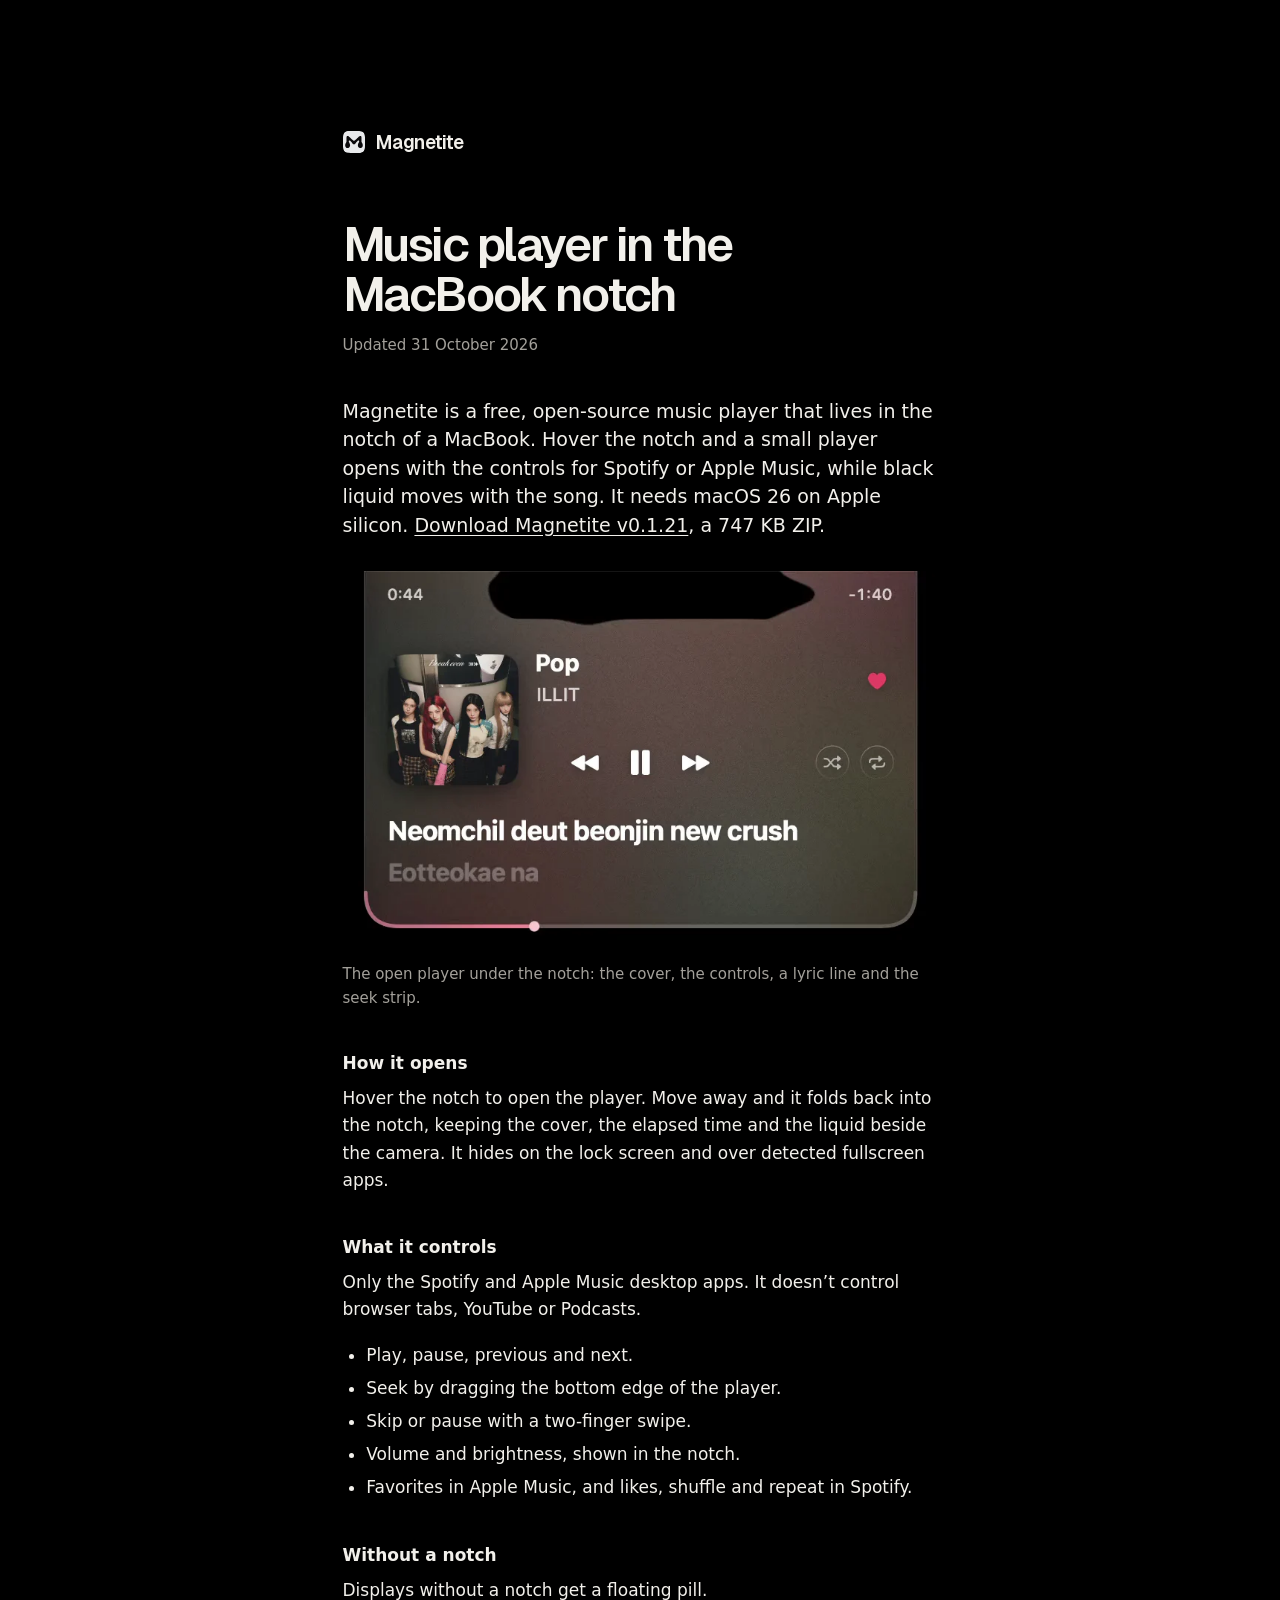
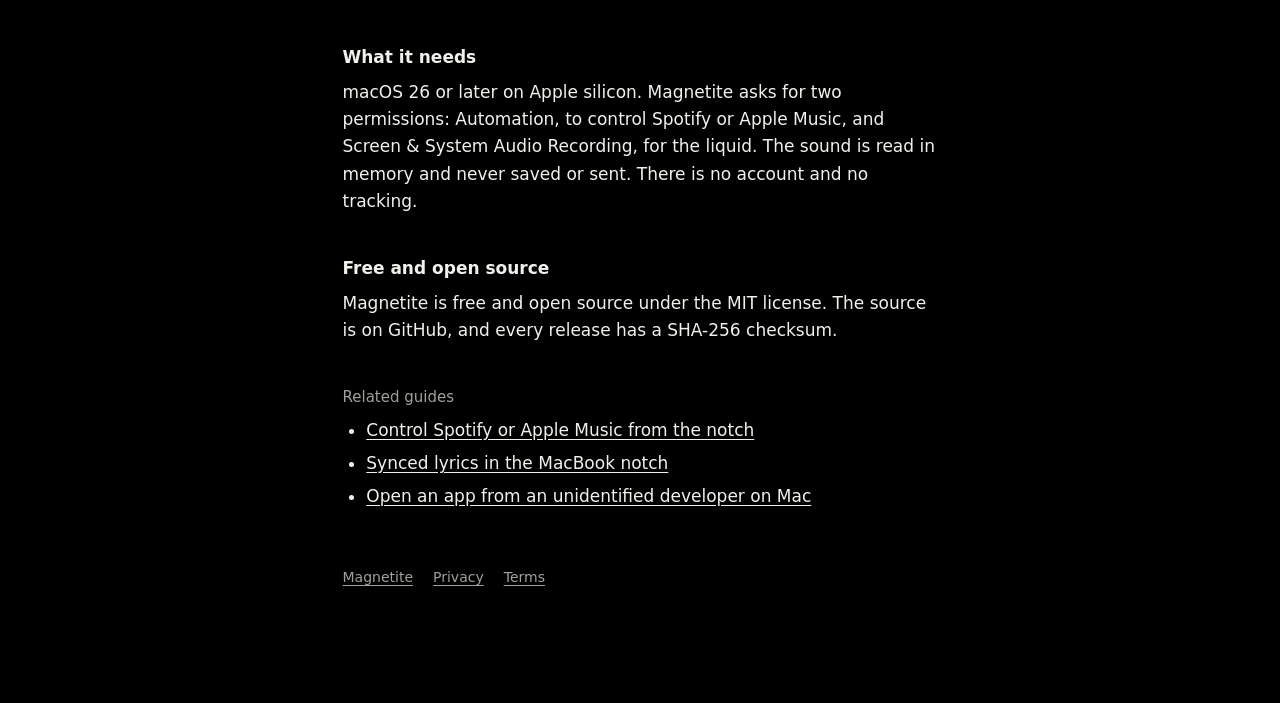
<file: site/music-player-macbook-notch.html>
<!doctype html>
<html lang="en">
<head>
<meta charset="utf-8">
<meta name="viewport" content="width=device-width, initial-scale=1">
<title>Music player in the MacBook notch — Magnetite</title>
<meta name="description" content="Magnetite is a free, open-source music player in the MacBook notch. It controls the Spotify and Apple Music desktop apps. Needs macOS 26 on Apple silicon.">
<meta name="robots" content="index, follow">
<link rel="canonical" href="https://magnetite.app/music-player-macbook-notch.html">
<link rel="icon" href="favicon.svg" type="image/svg+xml">
<meta property="og:type" content="article">
<meta property="og:site_name" content="Magnetite">
<meta property="og:title" content="Music player in the MacBook notch — Magnetite">
<meta property="og:description" content="Magnetite is a free, open-source music player in the MacBook notch. It controls the Spotify and Apple Music desktop apps. Needs macOS 26 on Apple silicon.">
<meta property="og:url" content="https://magnetite.app/music-player-macbook-notch.html">
<meta property="og:image" content="https://magnetite.app/og.png">
<meta property="og:image:width" content="1200">
<meta property="og:image:height" content="630">
<meta property="og:image:alt" content="Magnetite's player open under a MacBook notch, with black ferrofluid around the notch.">
<meta name="twitter:card" content="summary_large_image">
<meta name="twitter:title" content="Music player in the MacBook notch — Magnetite">
<meta name="twitter:description" content="Magnetite is a free, open-source music player in the MacBook notch. It controls the Spotify and Apple Music desktop apps. Needs macOS 26 on Apple silicon.">
<meta name="twitter:image" content="https://magnetite.app/og.png">
<meta name="twitter:image:alt" content="Magnetite's player open under a MacBook notch, with black ferrofluid around the notch.">
<script type="application/ld+json">
{
  "@context": "https://schema.org",
  "@type": "WebPage",
  "name": "Music player in the MacBook notch",
  "url": "https://magnetite.app/music-player-macbook-notch.html",
  "description": "Magnetite is a free, open-source music player in the MacBook notch. It controls the Spotify and Apple Music desktop apps. Needs macOS 26 on Apple silicon.",
  "datePublished": "2026-10-31",
  "about": { "@type": "SoftwareApplication", "name": "Magnetite", "url": "https://magnetite.app/" }
}
</script>
<link rel="stylesheet" href="css/type.css">
<link rel="stylesheet" href="css/legal.css">
</head>
<body>
<main class="legal" data-guide>
  <a class="legal__home" href="./"><img src="favicon.svg" alt="" width="22" height="22">Magnetite</a>
  <h1>Music player in the MacBook notch</h1>
  <p class="legal__date">Updated 31 October 2026</p>

  <p class="legal__lede">Magnetite is a free, open-source music player that lives in the notch of a MacBook. Hover the notch and a small player opens with the controls for Spotify or Apple Music, while black liquid moves with the song. It needs macOS 26 on Apple silicon. <a href="https://github.com/scryst/magnetite-releases/releases/download/v0.1.21/Magnetite-0.1.21.zip" rel="external">Download Magnetite v0.1.21</a>, a 747 KB ZIP.</p>

  <figure>
    <img src="media/demo-poster.webp" width="800" height="512" loading="lazy" decoding="async" alt="Magnetite's open player under the notch: the cover, the title and artist, the controls, a lyric line and the seek strip." aria-describedby="music-caption">
    <figcaption id="music-caption">The open player under the notch: the cover, the controls, a lyric line and the seek strip.</figcaption>
  </figure>

  <h2>How it opens</h2>
  <p>Hover the notch to open the player. Move away and it folds back into the notch, keeping the cover, the elapsed time and the liquid beside the camera. It hides on the lock screen and over detected fullscreen apps.</p>

  <h2>What it controls</h2>
  <p>Only the Spotify and Apple Music desktop apps. It doesn’t control browser tabs, YouTube or Podcasts.</p>
  <ul>
    <li>Play, pause, previous and next.</li>
    <li>Seek by dragging the bottom edge of the player.</li>
    <li>Skip or pause with a two-finger swipe.</li>
    <li>Volume and brightness, shown in the notch.</li>
    <li>Favorites in Apple Music, and likes, shuffle and repeat in Spotify.</li>
  </ul>

  <h2>Without a notch</h2>
  <p>Displays without a notch get a floating pill.</p>

  <h2>What it needs</h2>
  <p>macOS 26 or later on Apple silicon. Magnetite asks for two permissions: Automation, to control Spotify or Apple Music, and Screen &amp; System Audio Recording, for the liquid. The sound is read in memory and never saved or sent. There is no account and no tracking.</p>

  <h2>Free and open source</h2>
  <p>Magnetite is free and open source under the MIT license. The source is on GitHub, and every release has a SHA-256 checksum.</p>

  <nav aria-label="Related guides">
    <p>Related guides</p>
    <ul>
      <li><a href="spotify-apple-music-controls-notch.html">Control Spotify or Apple Music from the notch</a></li>
      <li><a href="lyrics-macbook-notch.html">Synced lyrics in the MacBook notch</a></li>
      <li><a href="open-unidentified-developer-mac.html">Open an app from an unidentified developer on Mac</a></li>
    </ul>
  </nav>

  <p class="legal__foot">
    <a href="./">Magnetite</a>
    <a href="privacy.html">Privacy</a>
    <a href="terms.html">Terms</a>
  </p>
</main>
</body>
</html>
</file>
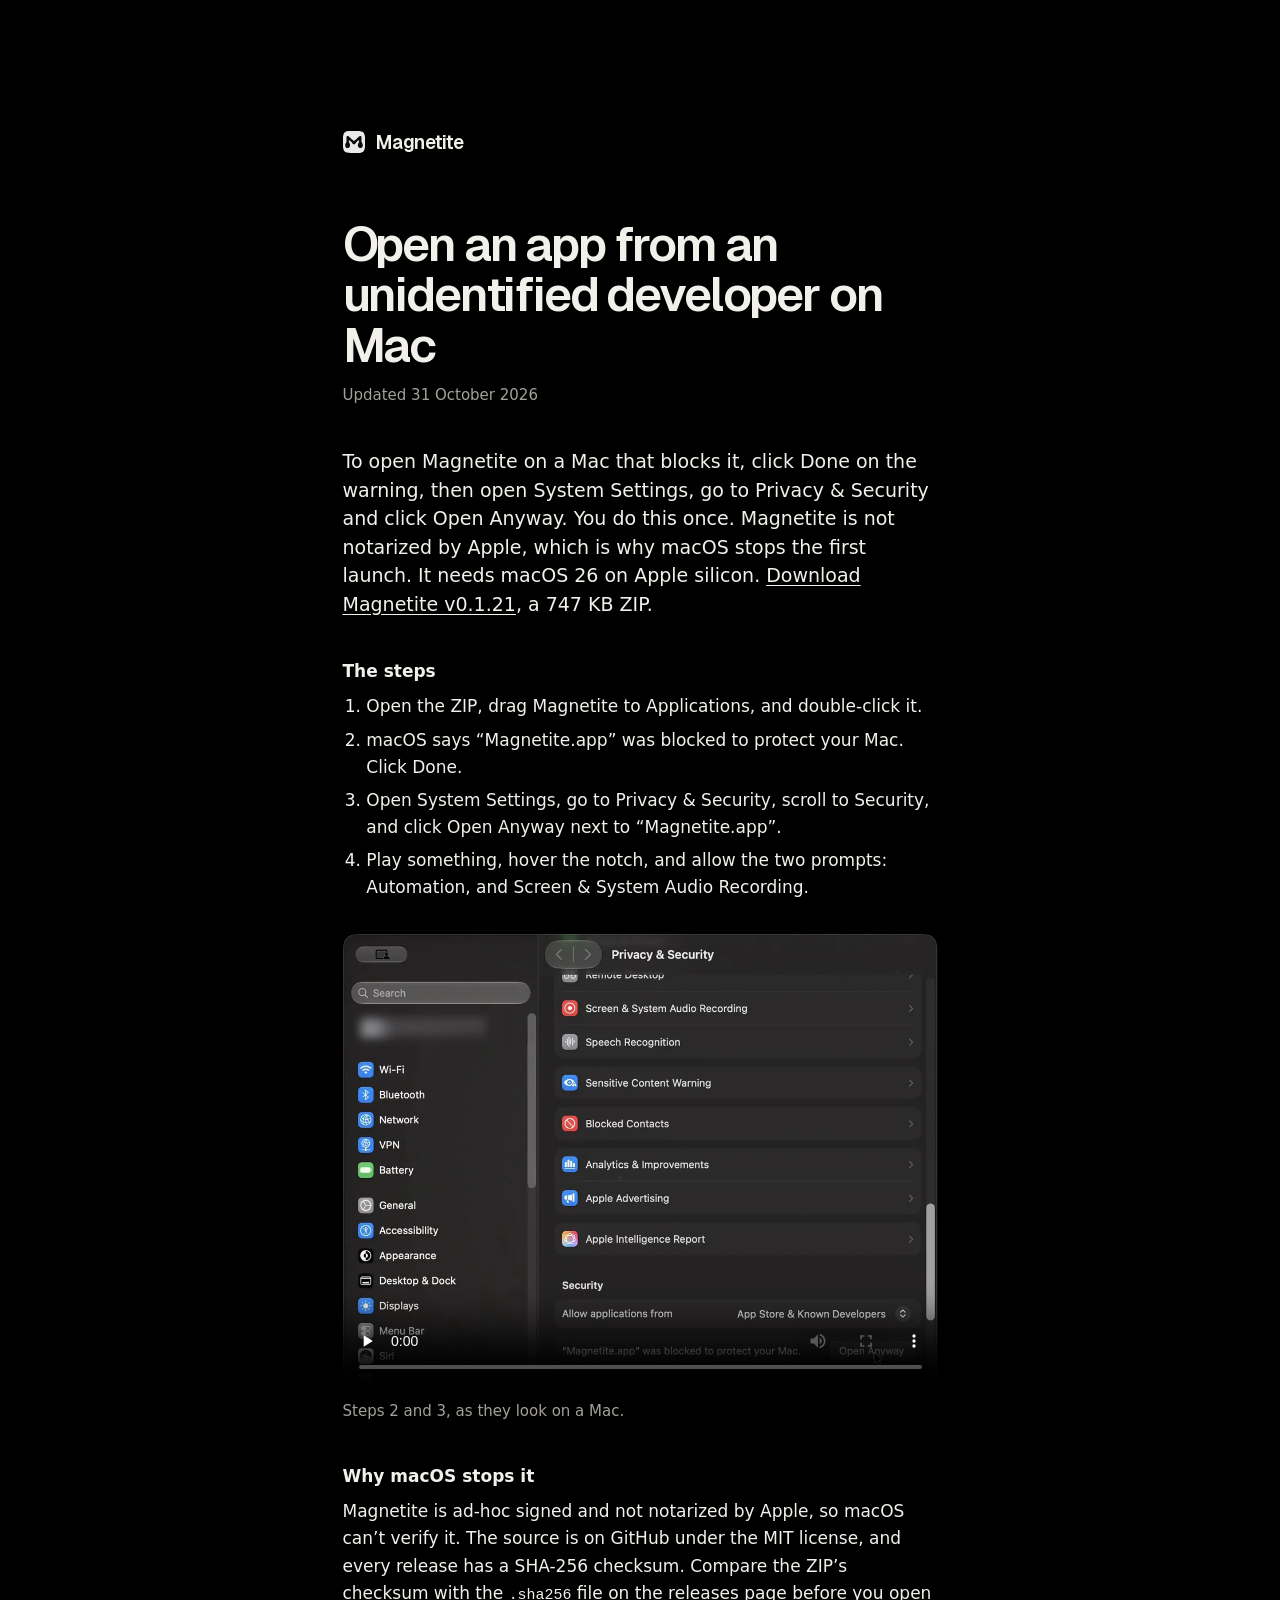
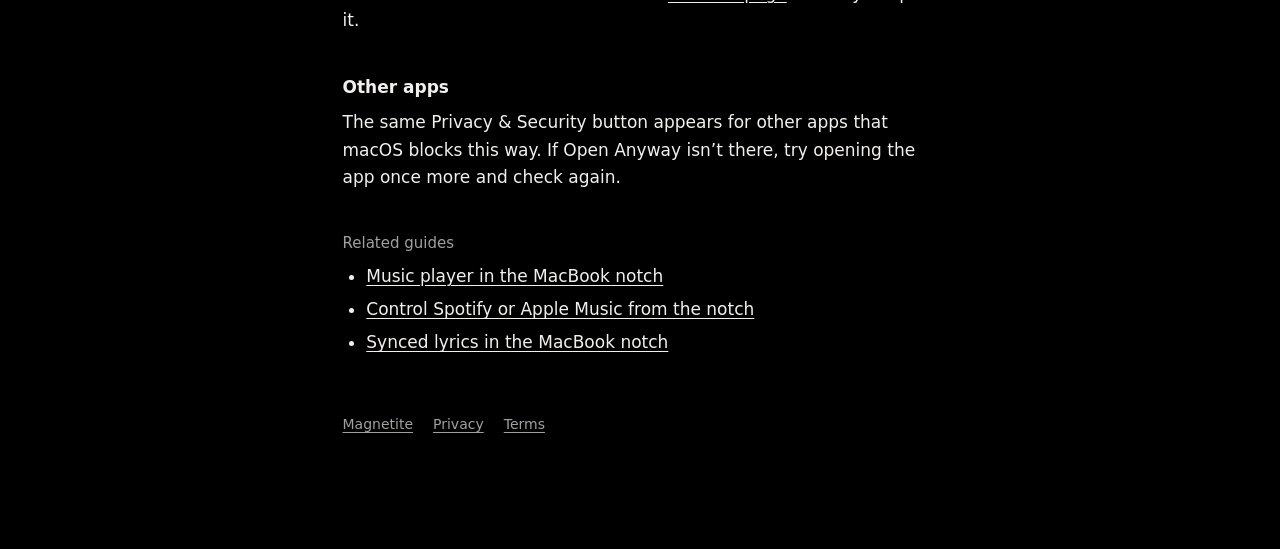
<file: site/open-unidentified-developer-mac.html>
<!doctype html>
<html lang="en">
<head>
<meta charset="utf-8">
<meta name="viewport" content="width=device-width, initial-scale=1">
<title>Open an app from an unidentified developer on Mac — Magnetite</title>
<meta name="description" content="Click Open Anyway in System Settings, Privacy &amp; Security, after macOS blocks Magnetite. You do this once. Free, macOS 26 on Apple silicon.">
<meta name="robots" content="index, follow">
<link rel="canonical" href="https://magnetite.app/open-unidentified-developer-mac.html">
<link rel="icon" href="favicon.svg" type="image/svg+xml">
<meta property="og:type" content="article">
<meta property="og:site_name" content="Magnetite">
<meta property="og:title" content="Open an app from an unidentified developer on Mac — Magnetite">
<meta property="og:description" content="Click Open Anyway in System Settings, Privacy &amp; Security, after macOS blocks Magnetite. You do this once. Free, macOS 26 on Apple silicon.">
<meta property="og:url" content="https://magnetite.app/open-unidentified-developer-mac.html">
<meta property="og:image" content="https://magnetite.app/og.png">
<meta property="og:image:width" content="1200">
<meta property="og:image:height" content="630">
<meta property="og:image:alt" content="Magnetite's player open under a MacBook notch, with black ferrofluid around the notch.">
<meta name="twitter:card" content="summary_large_image">
<meta name="twitter:title" content="Open an app from an unidentified developer on Mac — Magnetite">
<meta name="twitter:description" content="Click Open Anyway in System Settings, Privacy &amp; Security, after macOS blocks Magnetite. You do this once. Free, macOS 26 on Apple silicon.">
<meta name="twitter:image" content="https://magnetite.app/og.png">
<meta name="twitter:image:alt" content="Magnetite's player open under a MacBook notch, with black ferrofluid around the notch.">
<script type="application/ld+json">
{
  "@context": "https://schema.org",
  "@type": "WebPage",
  "name": "Open an app from an unidentified developer on Mac",
  "url": "https://magnetite.app/open-unidentified-developer-mac.html",
  "description": "Click Open Anyway in System Settings, Privacy & Security, after macOS blocks Magnetite. You do this once. Free, macOS 26 on Apple silicon.",
  "datePublished": "2026-10-31",
  "about": { "@type": "SoftwareApplication", "name": "Magnetite", "url": "https://magnetite.app/" }
}
</script>
<link rel="stylesheet" href="css/type.css">
<link rel="stylesheet" href="css/legal.css">
</head>
<body>
<main class="legal" data-guide>
  <a class="legal__home" href="./"><img src="favicon.svg" alt="" width="22" height="22">Magnetite</a>
  <h1>Open an app from an unidentified developer on Mac</h1>
  <p class="legal__date">Updated 31 October 2026</p>

  <p class="legal__lede">To open Magnetite on a Mac that blocks it, click Done on the warning, then open System Settings, go to Privacy &amp; Security and click Open Anyway. You do this once. Magnetite is not notarized by Apple, which is why macOS stops the first launch. It needs macOS 26 on Apple silicon. <a href="https://github.com/scryst/magnetite-releases/releases/download/v0.1.21/Magnetite-0.1.21.zip" rel="external">Download Magnetite v0.1.21</a>, a 747 KB ZIP.</p>

  <h2>The steps</h2>
  <ol>
    <li>Open the ZIP, drag Magnetite to Applications, and double-click it.</li>
    <li>macOS says “Magnetite.app” was blocked to protect your Mac. Click Done.</li>
    <li>Open System Settings, go to Privacy &amp; Security, scroll to Security, and click Open Anyway next to “Magnetite.app”.</li>
    <li>Play something, hover the notch, and allow the two prompts: Automation, and Screen &amp; System Audio Recording.</li>
  </ol>

  <figure>
    <video controls playsinline preload="none" width="1040" height="796" poster="media/gatekeeper-poster.webp" aria-describedby="gatekeeper-caption">
      <source src="media/gatekeeper.mp4" type="video/mp4">
    </video>
    <figcaption id="gatekeeper-caption">Steps 2 and 3, as they look on a Mac.</figcaption>
  </figure>

  <h2>Why macOS stops it</h2>
  <p>Magnetite is ad-hoc signed and not notarized by Apple, so macOS can’t verify it. The source is on GitHub under the MIT license, and every release has a SHA-256 checksum. Compare the ZIP’s checksum with the <code data-render-check-ignore>.sha256</code> file on the <a href="https://github.com/scryst/magnetite-releases/releases" rel="external">releases page</a> before you open it.</p>

  <h2>Other apps</h2>
  <p>The same Privacy &amp; Security button appears for other apps that macOS blocks this way. If Open Anyway isn’t there, try opening the app once more and check again.</p>

  <nav aria-label="Related guides">
    <p>Related guides</p>
    <ul>
      <li><a href="music-player-macbook-notch.html">Music player in the MacBook notch</a></li>
      <li><a href="spotify-apple-music-controls-notch.html">Control Spotify or Apple Music from the notch</a></li>
      <li><a href="lyrics-macbook-notch.html">Synced lyrics in the MacBook notch</a></li>
    </ul>
  </nav>

  <p class="legal__foot">
    <a href="./">Magnetite</a>
    <a href="privacy.html">Privacy</a>
    <a href="terms.html">Terms</a>
  </p>
</main>
</body>
</html>
</file>
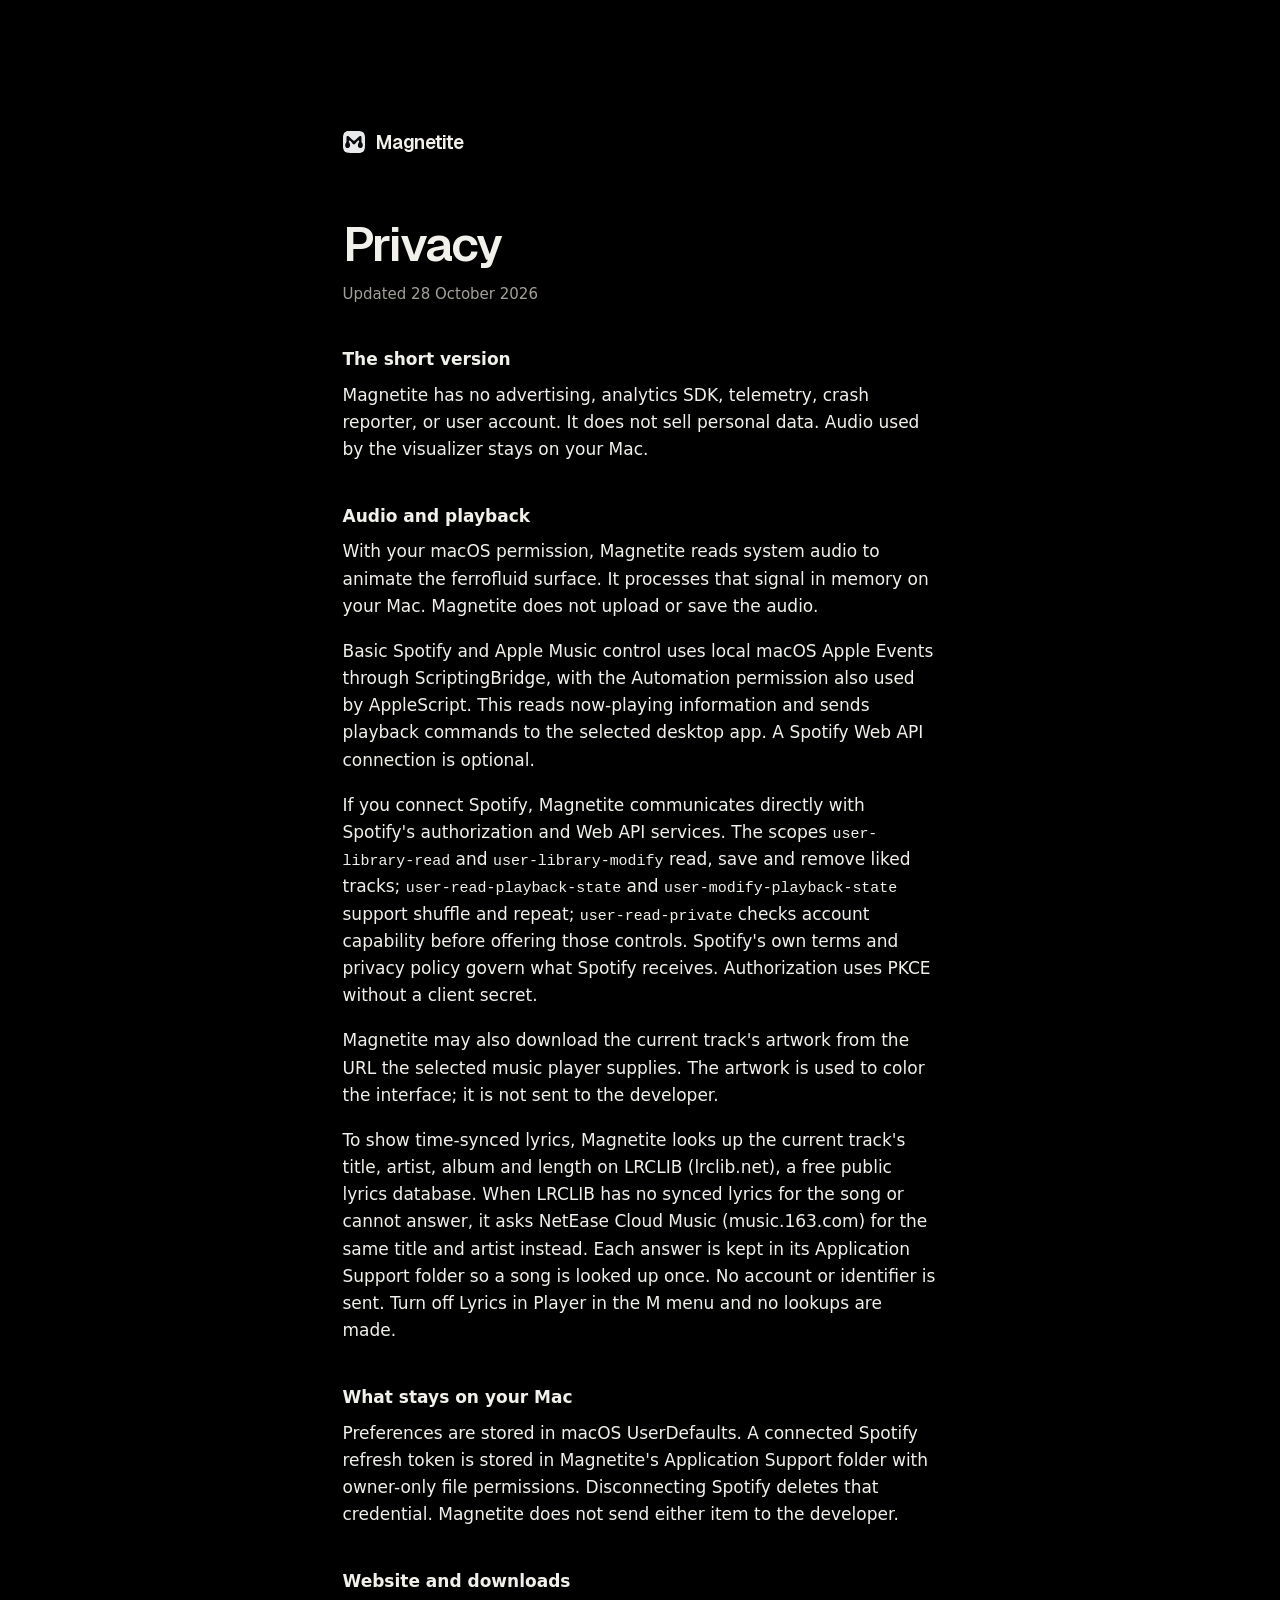
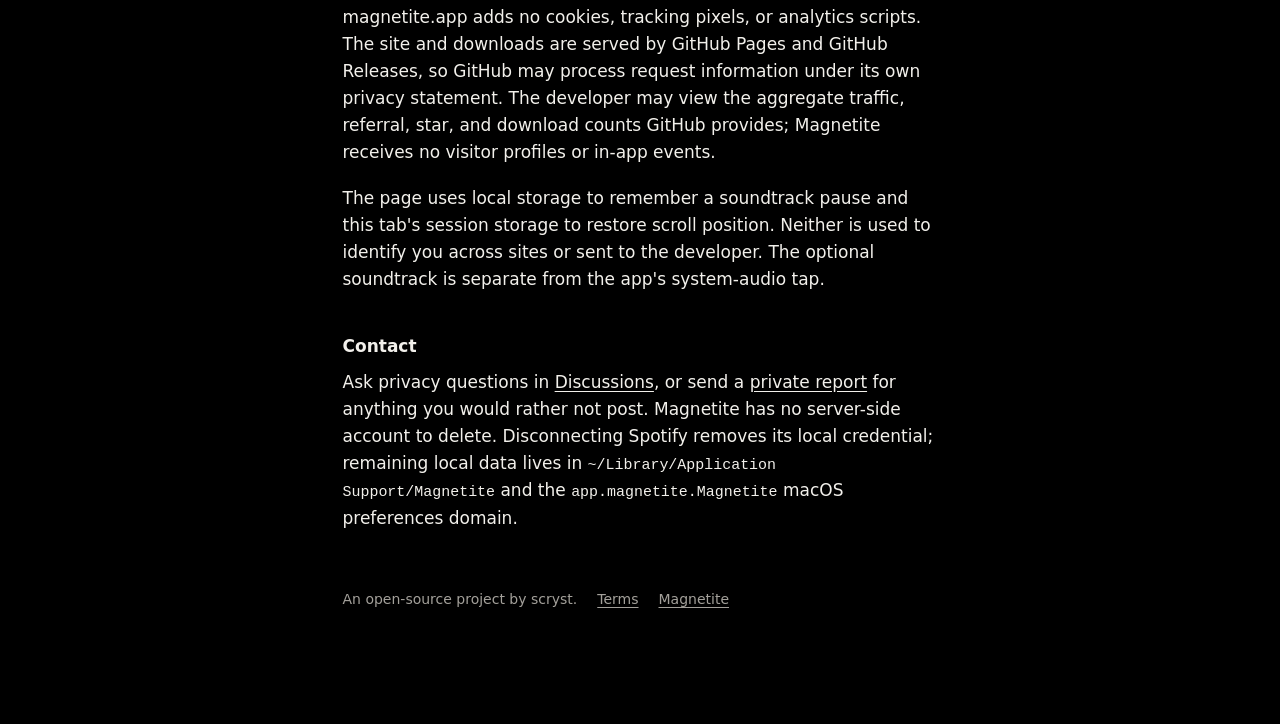
<file: site/privacy.html>
<!doctype html>
<html lang="en">
<head>
<meta charset="utf-8">
<meta name="viewport" content="width=device-width, initial-scale=1">
<title>Privacy — Magnetite</title>
<meta name="description" content="How the Magnetite macOS music player handles audio, Spotify access, and website data.">
<meta name="robots" content="index, follow">
<link rel="canonical" href="https://magnetite.app/privacy.html">
<link rel="icon" href="favicon.svg" type="image/svg+xml">
<meta property="og:type" content="website">
<meta property="og:site_name" content="Magnetite">
<meta property="og:title" content="Privacy — Magnetite">
<meta property="og:description" content="How the Magnetite macOS music player handles audio, Spotify access, and website data.">
<meta property="og:url" content="https://magnetite.app/privacy.html">
<meta property="og:image" content="https://magnetite.app/og.png">
<meta property="og:image:width" content="1200">
<meta property="og:image:height" content="630">
<meta property="og:image:alt" content="Magnetite's player open under a MacBook notch, with black ferrofluid around the notch.">
<meta name="twitter:card" content="summary_large_image">
<meta name="twitter:title" content="Privacy — Magnetite">
<meta name="twitter:description" content="How the Magnetite macOS music player handles audio, Spotify access, and website data.">
<meta name="twitter:image" content="https://magnetite.app/og.png">
<meta name="twitter:image:alt" content="Magnetite's player open under a MacBook notch, with black ferrofluid around the notch.">
<link rel="stylesheet" href="css/type.css">
<link rel="stylesheet" href="css/legal.css">
</head>
<body>
<!-- render-check: the code elements are Spotify scopes and file paths, set in mono on purpose. -->
<main class="legal">
  <a class="legal__home" href="./"><img src="favicon.svg" alt="" width="22" height="22">Magnetite</a>
  <h1>Privacy</h1>
  <p class="legal__date">Updated 28 October 2026</p>

  <h2>The short version</h2>
  <p>
    Magnetite has no advertising, analytics SDK, telemetry, crash reporter, or
    user account. It does not sell personal data. Audio used by the visualizer
    stays on your Mac.
  </p>

  <h2>Audio and playback</h2>
  <p>
    With your macOS permission, Magnetite reads system audio to animate the
    ferrofluid surface. It processes that signal in memory on your Mac.
    Magnetite does not upload or save the audio.
  </p>
  <p>
    Basic Spotify and Apple Music control uses local macOS Apple Events through
    ScriptingBridge, with the Automation permission also used by AppleScript.
    This reads now-playing information and sends playback commands to the
    selected desktop app. A Spotify Web API connection is optional.
  </p>
  <p>
    If you connect Spotify, Magnetite communicates directly with Spotify's
    authorization and Web API services. The scopes <code data-render-check-ignore>user-library-read</code>
    and <code data-render-check-ignore>user-library-modify</code> read, save and remove liked tracks;
    <code data-render-check-ignore>user-read-playback-state</code> and <code data-render-check-ignore>user-modify-playback-state</code>
    support shuffle and repeat; <code data-render-check-ignore>user-read-private</code> checks account
    capability before offering those controls. Spotify's own terms and privacy
    policy govern what Spotify receives. Authorization uses PKCE without a
    client secret.
  </p>
  <p>
    Magnetite may also download the current track's artwork from the URL the
    selected music player supplies. The artwork is used to color the interface;
    it is not sent to the developer.
  </p>
  <p>
    To show time-synced lyrics, Magnetite looks up the current track's title,
    artist, album and length on LRCLIB (lrclib.net), a free public lyrics
    database. When LRCLIB has no synced lyrics for the song or cannot answer,
    it asks NetEase Cloud Music (music.163.com) for the same title and artist
    instead. Each answer is kept in its Application Support folder so a song
    is looked up once. No account or identifier is sent. Turn off Lyrics
    in Player in the M menu and no lookups are made.
  </p>

  <h2>What stays on your Mac</h2>
  <p>
    Preferences are stored in macOS UserDefaults. A connected Spotify refresh
    token is stored in Magnetite's Application Support folder with owner-only
    file permissions. Disconnecting Spotify deletes that credential. Magnetite
    does not send either item to the developer.
  </p>

  <h2>Website and downloads</h2>
  <p>
    magnetite.app adds no cookies, tracking pixels, or analytics scripts. The
    site and downloads are served by GitHub Pages and GitHub Releases, so GitHub
    may process request information under its own privacy statement. The
    developer may view the aggregate traffic, referral, star, and download
    counts GitHub provides; Magnetite receives no visitor profiles or in-app
    events.
  </p>
  <p>
    The page uses local storage to remember a soundtrack pause and this tab's
    session storage to restore scroll position. Neither is used to identify
    you across sites or sent to the
    developer. The optional soundtrack is separate from the app's system-audio tap.
  </p>

  <h2>Contact</h2>
  <p>
    Ask privacy questions in
    <a href="https://github.com/scryst/magnetite/discussions" rel="external">Discussions</a>, or send a
    <a href="https://github.com/scryst/magnetite/security/advisories/new" rel="external">private report</a>
    for anything you would rather not post. Magnetite has no
    server-side account to delete. Disconnecting Spotify removes its local
    credential; remaining local data lives in
    <code data-render-check-ignore>~/Library/Application Support/Magnetite</code> and the
    <code data-render-check-ignore>app.magnetite.Magnetite</code> macOS preferences domain.
  </p>

  <p class="legal__foot">
    <span>An open-source project by scryst.</span>
    <a href="terms.html">Terms</a>
    <a href="./">Magnetite</a>
  </p>
</main>
</body>
</html>
</file>
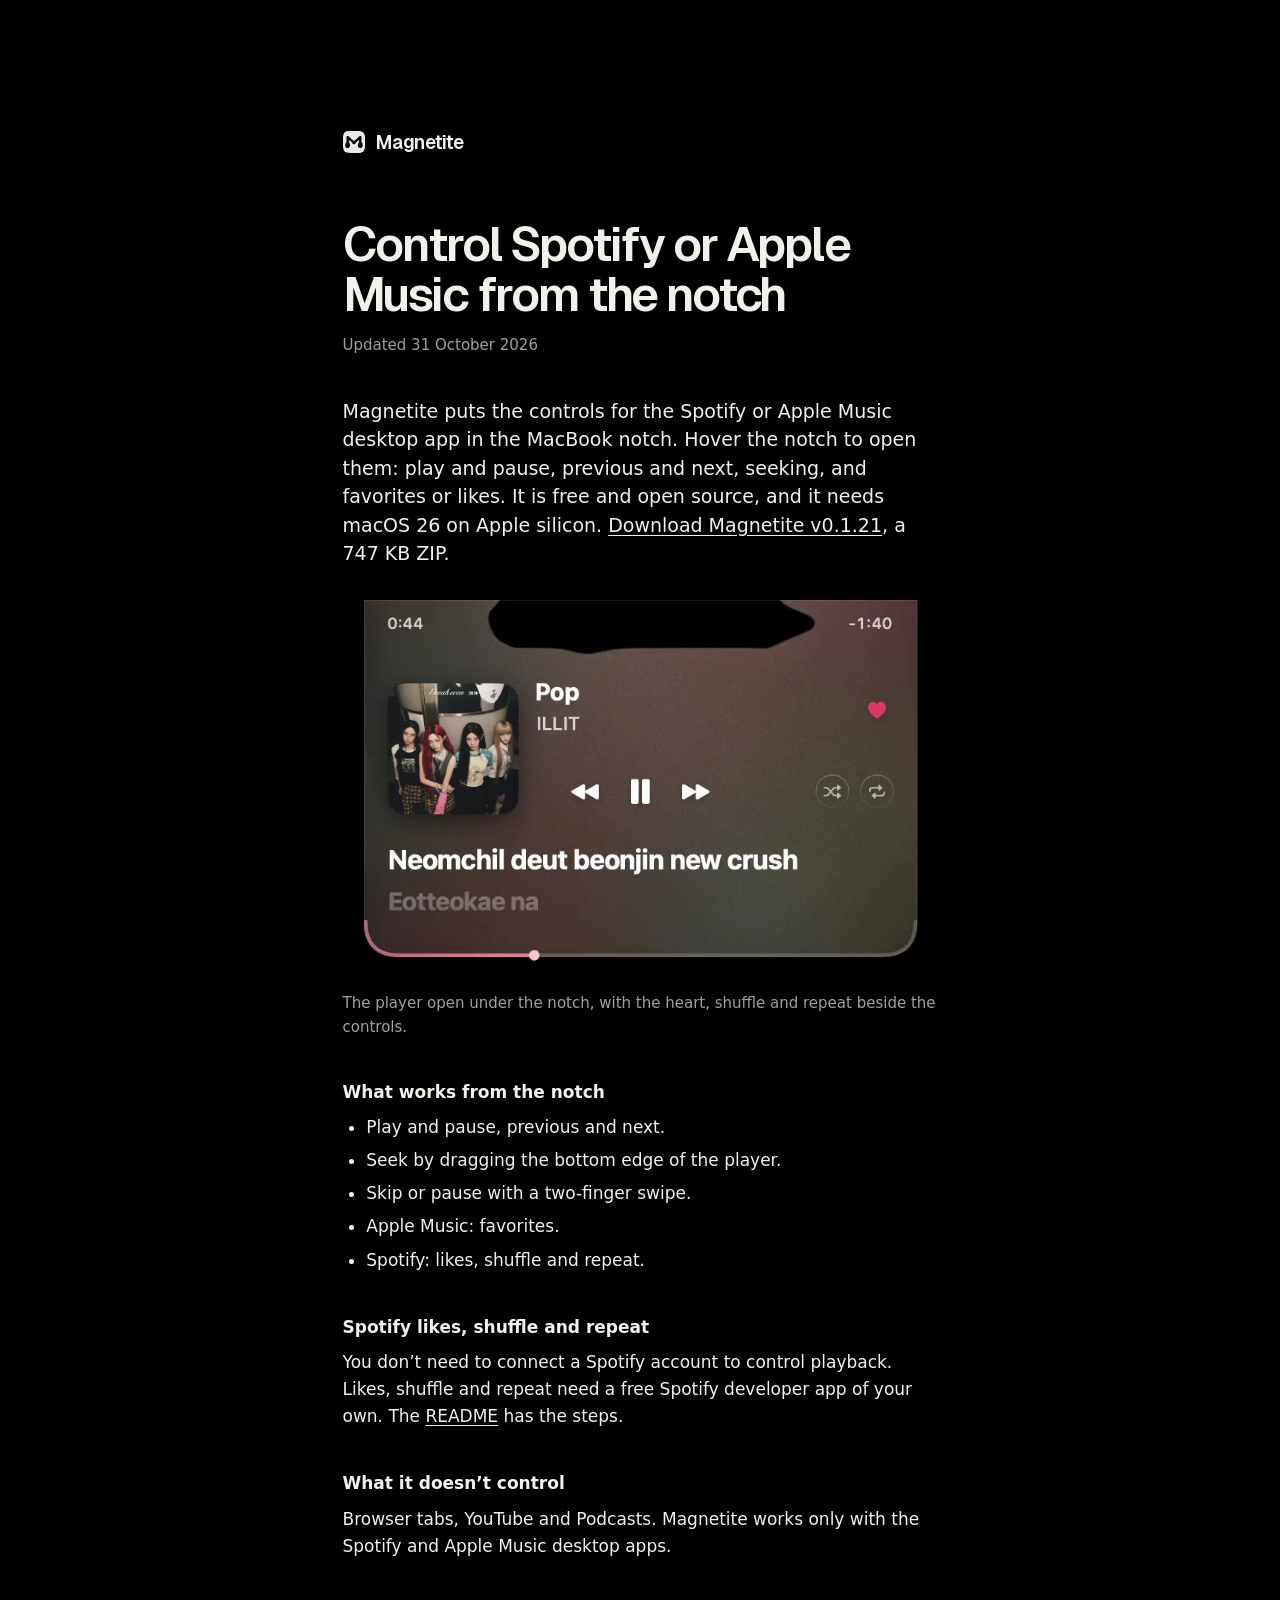
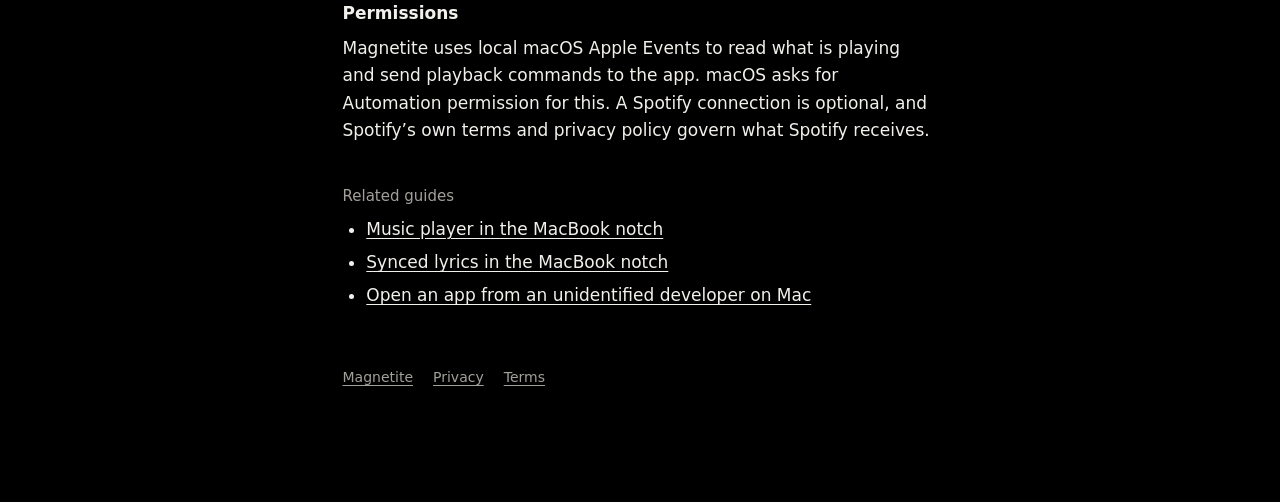
<file: site/spotify-apple-music-controls-notch.html>
<!doctype html>
<html lang="en">
<head>
<meta charset="utf-8">
<meta name="viewport" content="width=device-width, initial-scale=1">
<title>Control Spotify or Apple Music from the notch — Magnetite</title>
<meta name="description" content="Play, pause, skip and seek Spotify or Apple Music from the MacBook notch with Magnetite. Free and open source. Needs macOS 26 on Apple silicon.">
<meta name="robots" content="index, follow">
<link rel="canonical" href="https://magnetite.app/spotify-apple-music-controls-notch.html">
<link rel="icon" href="favicon.svg" type="image/svg+xml">
<meta property="og:type" content="article">
<meta property="og:site_name" content="Magnetite">
<meta property="og:title" content="Control Spotify or Apple Music from the notch — Magnetite">
<meta property="og:description" content="Play, pause, skip and seek Spotify or Apple Music from the MacBook notch with Magnetite. Free and open source. Needs macOS 26 on Apple silicon.">
<meta property="og:url" content="https://magnetite.app/spotify-apple-music-controls-notch.html">
<meta property="og:image" content="https://magnetite.app/og.png">
<meta property="og:image:width" content="1200">
<meta property="og:image:height" content="630">
<meta property="og:image:alt" content="Magnetite's player open under a MacBook notch, with black ferrofluid around the notch.">
<meta name="twitter:card" content="summary_large_image">
<meta name="twitter:title" content="Control Spotify or Apple Music from the notch — Magnetite">
<meta name="twitter:description" content="Play, pause, skip and seek Spotify or Apple Music from the MacBook notch with Magnetite. Free and open source. Needs macOS 26 on Apple silicon.">
<meta name="twitter:image" content="https://magnetite.app/og.png">
<meta name="twitter:image:alt" content="Magnetite's player open under a MacBook notch, with black ferrofluid around the notch.">
<script type="application/ld+json">
{
  "@context": "https://schema.org",
  "@type": "WebPage",
  "name": "Control Spotify or Apple Music from the notch",
  "url": "https://magnetite.app/spotify-apple-music-controls-notch.html",
  "description": "Play, pause, skip and seek Spotify or Apple Music from the MacBook notch with Magnetite. Free and open source. Needs macOS 26 on Apple silicon.",
  "datePublished": "2026-10-31",
  "about": { "@type": "SoftwareApplication", "name": "Magnetite", "url": "https://magnetite.app/" }
}
</script>
<link rel="stylesheet" href="css/type.css">
<link rel="stylesheet" href="css/legal.css">
</head>
<body>
<main class="legal" data-guide>
  <a class="legal__home" href="./"><img src="favicon.svg" alt="" width="22" height="22">Magnetite</a>
  <h1>Control Spotify or Apple Music from the notch</h1>
  <p class="legal__date">Updated 31 October 2026</p>

  <p class="legal__lede">Magnetite puts the controls for the Spotify or Apple Music desktop app in the MacBook notch. Hover the notch to open them: play and pause, previous and next, seeking, and favorites or likes. It is free and open source, and it needs macOS 26 on Apple silicon. <a href="https://github.com/scryst/magnetite-releases/releases/download/v0.1.21/Magnetite-0.1.21.zip" rel="external">Download Magnetite v0.1.21</a>, a 747 KB ZIP.</p>

  <figure>
    <img src="media/demo-poster.webp" width="800" height="512" loading="lazy" decoding="async" alt="Magnetite's player under the notch, with the heart, shuffle and repeat beside the previous, pause and next buttons and the seek strip under the song." aria-describedby="controls-caption">
    <figcaption id="controls-caption">The player open under the notch, with the heart, shuffle and repeat beside the controls.</figcaption>
  </figure>

  <h2>What works from the notch</h2>
  <ul>
    <li>Play and pause, previous and next.</li>
    <li>Seek by dragging the bottom edge of the player.</li>
    <li>Skip or pause with a two-finger swipe.</li>
    <li>Apple Music: favorites.</li>
    <li>Spotify: likes, shuffle and repeat.</li>
  </ul>

  <h2>Spotify likes, shuffle and repeat</h2>
  <p>You don’t need to connect a Spotify account to control playback. Likes, shuffle and repeat need a free Spotify developer app of your own. The <a href="https://github.com/scryst/magnetite#faq-and-troubleshooting" rel="external">README</a> has the steps.</p>

  <h2>What it doesn’t control</h2>
  <p>Browser tabs, YouTube and Podcasts. Magnetite works only with the Spotify and Apple Music desktop apps.</p>

  <h2>Permissions</h2>
  <p>Magnetite uses local macOS Apple Events to read what is playing and send playback commands to the app. macOS asks for Automation permission for this. A Spotify connection is optional, and Spotify’s own terms and privacy policy govern what Spotify receives.</p>

  <nav aria-label="Related guides">
    <p>Related guides</p>
    <ul>
      <li><a href="music-player-macbook-notch.html">Music player in the MacBook notch</a></li>
      <li><a href="lyrics-macbook-notch.html">Synced lyrics in the MacBook notch</a></li>
      <li><a href="open-unidentified-developer-mac.html">Open an app from an unidentified developer on Mac</a></li>
    </ul>
  </nav>

  <p class="legal__foot">
    <a href="./">Magnetite</a>
    <a href="privacy.html">Privacy</a>
    <a href="terms.html">Terms</a>
  </p>
</main>
</body>
</html>
</file>
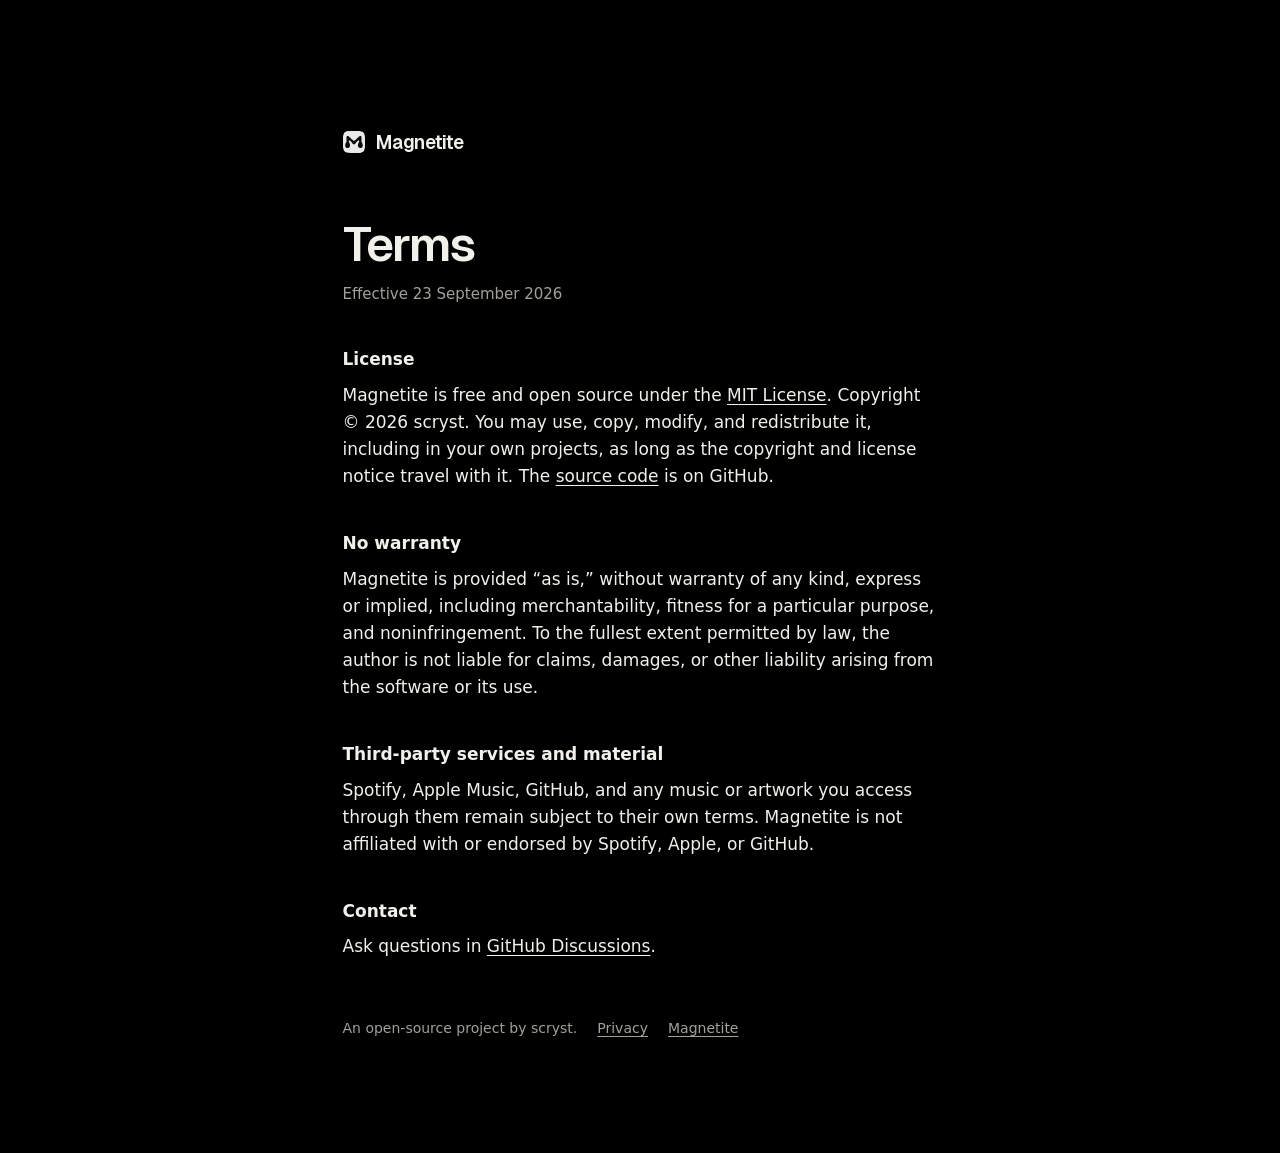
<file: site/terms.html>
<!doctype html>
<html lang="en">
<head>
<meta charset="utf-8">
<meta name="viewport" content="width=device-width, initial-scale=1">
<title>Terms — Magnetite</title>
<meta name="description" content="Terms for downloading and using the Magnetite macOS music player.">
<meta name="robots" content="index, follow">
<link rel="canonical" href="https://magnetite.app/terms.html">
<link rel="icon" href="favicon.svg" type="image/svg+xml">
<meta property="og:type" content="website">
<meta property="og:site_name" content="Magnetite">
<meta property="og:title" content="Terms — Magnetite">
<meta property="og:description" content="Terms for downloading and using the Magnetite macOS music player.">
<meta property="og:url" content="https://magnetite.app/terms.html">
<meta property="og:image" content="https://magnetite.app/og.png">
<meta property="og:image:width" content="1200">
<meta property="og:image:height" content="630">
<meta property="og:image:alt" content="Magnetite's player open under a MacBook notch, with black ferrofluid around the notch.">
<meta name="twitter:card" content="summary_large_image">
<meta name="twitter:title" content="Terms — Magnetite">
<meta name="twitter:description" content="Terms for downloading and using the Magnetite macOS music player.">
<meta name="twitter:image" content="https://magnetite.app/og.png">
<meta name="twitter:image:alt" content="Magnetite's player open under a MacBook notch, with black ferrofluid around the notch.">
<link rel="stylesheet" href="css/type.css">
<link rel="stylesheet" href="css/legal.css">
</head>
<body>
<main class="legal">
  <a class="legal__home" href="./"><img src="favicon.svg" alt="" width="22" height="22">Magnetite</a>
  <h1>Terms</h1>
  <p class="legal__date">Effective 23 September 2026</p>

  <h2>License</h2>
  <p>
    Magnetite is free and open source under the
    <a href="https://github.com/scryst/magnetite/blob/main/LICENSE" rel="external">MIT License</a>.
    Copyright © 2026 scryst. You may use, copy, modify, and redistribute it,
    including in your own projects, as long as the copyright and license
    notice travel with it. The
    <a href="https://github.com/scryst/magnetite" rel="external">source code</a>
    is on GitHub.
  </p>

  <h2>No warranty</h2>
  <p>
    Magnetite is provided “as is,” without warranty of any kind, express or
    implied, including merchantability, fitness for a particular purpose, and
    noninfringement. To the fullest extent permitted by law, the author is not
    liable for claims, damages, or other liability arising from the software or
    its use.
  </p>

  <h2>Third-party services and material</h2>
  <p>
    Spotify, Apple Music, GitHub, and any music or artwork you access through
    them remain subject to their own terms. Magnetite is not affiliated with or
    endorsed by Spotify, Apple, or GitHub.
  </p>

  <h2>Contact</h2>
  <p>
    Ask questions in
    <a href="https://github.com/scryst/magnetite/discussions" rel="external">GitHub Discussions</a>.
  </p>

  <p class="legal__foot">
    <span>An open-source project by scryst.</span>
    <a href="privacy.html">Privacy</a>
    <a href="./">Magnetite</a>
  </p>
</main>
</body>
</html>
</file>
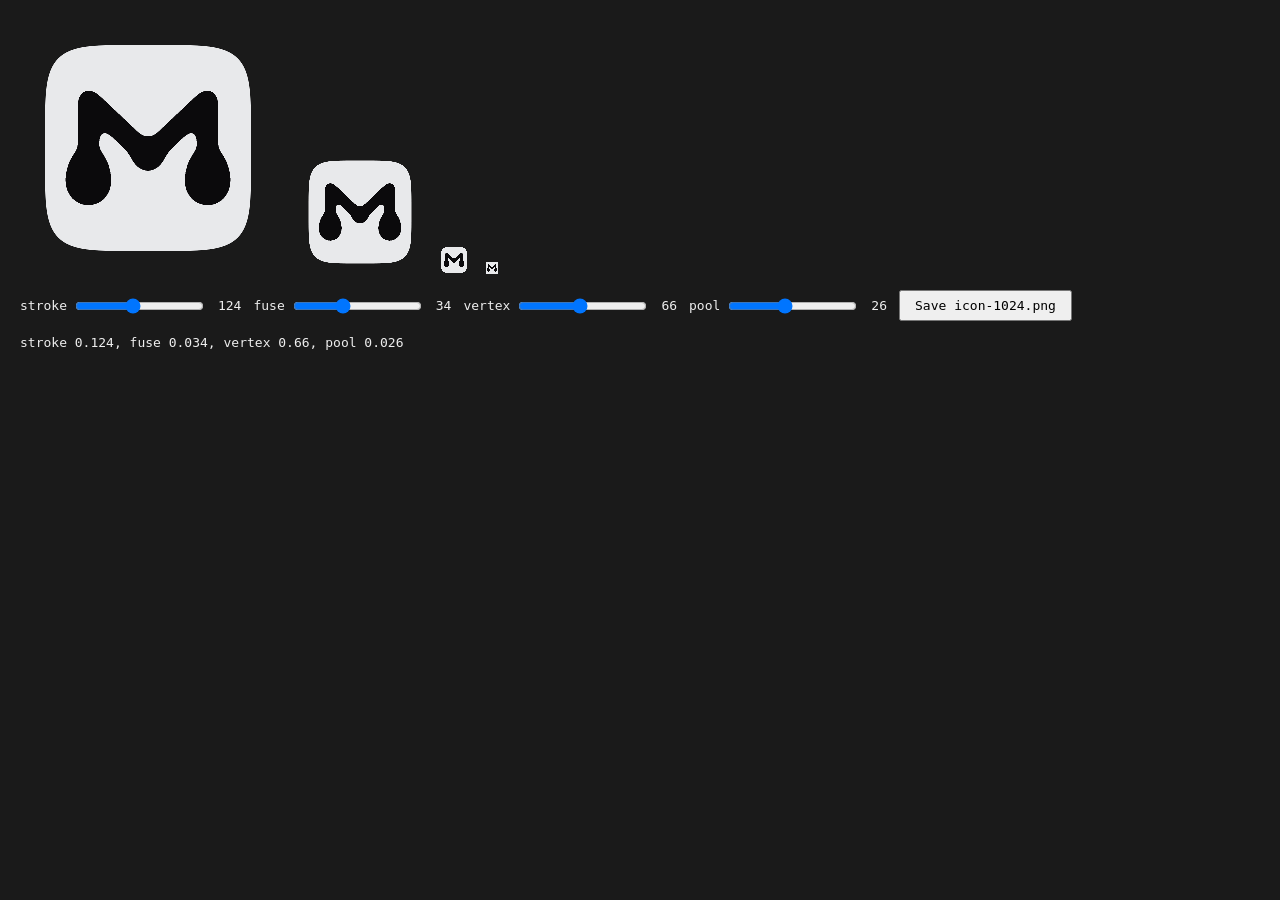
<file: site/test/icon.html>
<!doctype html>
<html lang="en">
<head>
<meta charset="utf-8">
<title>Magnetite — app icon generator</title>
<!--
  Generates Resources/Magnetite.icns, by way of a 1024 master PNG.

  THE MARK IS AN M POURED, NOT AN M CUT.

  The previous tile clipped a real frame of the reservoir to a letter-shaped
  polygon, on the argument that the mark should be MADE of the material rather
  than printed on it. The argument was good and the result was not: a hard
  straight-sided letter with a fluid render trapped inside it gets the worst of
  both. The silhouette had no liquid in it — five straight segments and a sharp
  V — while the render's own specular and lobe edges landed inside the counters
  as horizontal seams and gray wisps at the feet, which read as a botched mask
  rather than as ink. Called ugly, correctly.

  So the material argument moves from the FILL to the OUTLINE, which is where it
  was always going to work. The letter is a skeleton stroked wide, with a pool
  at each terminal and a heavier one in the well of the vertex, and then the
  whole field is put through the operation the reservoir itself uses for surface
  tension: blur it, then take it back to a hard edge with an alpha threshold.
  That is what fuses five separate marks into one continuous mass, and it is
  what puts a fillet in every junction — the concave sweep where two strokes
  meet that no amount of `lineJoin: round` will give you, because a real liquid
  pulls material into a corner and a stroked path does not.

  One continuous reservoir, which is the first design principle in PRODUCT.md.
  The mark obeys it literally: there is no seam in it anywhere, and nothing is
  composited over anything.

  Ink is flat black on purpose. The app's ferrofluid IS flat black; every
  attempt to put dimension into the tile has come back looking like an artifact
  rather than like a liquid, which is the whole story of the version this one
  replaces. A silhouette carries at 16 and a gradient does not.

  Ideas drawn and rejected before this one, kept so they are not re-tried:

  * A crop of the reservoir and nothing else — at 32 a smudge, at 16 a gray
    square. An abstract crop of a smooth shape has no feature left to survive
    downsampling.
  * Knocking the letter OUT of a full tile of ink — the counters close by 32 and
    the tile reads as a black blob with a bite in it.
  * A pointer pull, to stand a peak under the vertex — the pull takes ink out
    from under the middle of the letter and severs it into two shapes. At small
    sizes it reads as a face.
  * A spike rising off the mark's top edge. PRODUCT.md's Avoid list rules out
    spikes. Do not re-add.

  Usage:
    1. open http://localhost:4174/test/icon.html
    2. press Save, put the file at site/test/icon-1024.png
    3. run site/test/make-icns.sh

  The sliders default to the shipping mark. They are here so the next person can
  disagree with it — every value that produced this tile is above.
-->
<style>
  body { margin: 0; background: #1a1a1a; color: #eee; font: 13px ui-monospace, monospace; padding: 20px; }
  .tiles { display: flex; gap: 20px; align-items: flex-end; }
  #icon { width: 256px; height: 256px; display: block; image-rendering: auto; }
  .small { display: flex; gap: 14px; align-items: flex-end; }
  .small canvas { display: block; image-rendering: auto; }
  .row { margin: 14px 0; display: flex; gap: 12px; align-items: center; flex-wrap: wrap; }
  button { font: inherit; padding: 6px 14px; }
  label { display: flex; gap: 6px; align-items: center; }
</style>
</head>
<body>

<div class="tiles">
  <canvas id="icon" width="1024" height="1024"></canvas>
  <!-- The sizes that decide whether an icon works. A tile that only reads at
       1024 is a picture, not an icon: 16 is the Finder list and the Gatekeeper
       dialog's own row, and 32 is the desktop. -->
  <div class="small">
    <canvas id="s128" width="128" height="128"></canvas>
    <canvas id="s32" width="32" height="32"></canvas>
    <canvas id="s16" width="16" height="16"></canvas>
  </div>
</div>

<div class="row">
  <label>stroke <input id="stroke" type="range" min="80" max="180" value="124"></label>
  <span id="strokeOut">124</span>
  <label>fuse <input id="fuse" type="range" min="0" max="90" value="34"></label>
  <span id="fuseOut">34</span>
  <label>vertex <input id="vertex" type="range" min="40" max="95" value="66"></label>
  <span id="vertexOut">66</span>
  <label>pool <input id="pool" type="range" min="0" max="60" value="26"></label>
  <span id="poolOut">26</span>
  <button id="save">Save icon-1024.png</button>
</div>
<div class="row" id="status">drawing…</div>

<script type="module">
// The tile's ground, and the site's: `--paper` in magnetite.css, `PAPER` in
// og.html. It was `#FF5A1F` — the fluorescent orange of the sheet the site used
// to be printed on. That sheet is gone: `cc216a7` took the page to a cool gray
// and said so plainly, "the only color on the page is the absence of one".
// This file was not regenerated with it, so the icon spent the intervening
// commits as the last object in the product still wearing a palette nothing
// else wears — and the icon is the one surface a person sees before anything
// else, in the Gatekeeper dialog, ahead of the site and ahead of the app.
//
// It also reads better. Contrast against the ink is what an icon has at 16pt,
// and paper against black is nearly the whole range; orange against black is a
// third of it, which is why the tile went muddy the moment it was small.
const FLOOD = '#E8E9EB';
// Not pure #000. The reservoir renders a hair off black and the tile should
// wear the same ink; at 16 the difference is invisible and at 1024 pure black
// reads as a hole punched in the tile rather than as a material lying on it.
const INK = '#0B0A0C';

// macOS icon geometry: a 1024 canvas with the tile inset 100 on every side, so
// the artwork is 824 square. The margin is not decoration — the system draws
// shadows and reflections into it, and a full-bleed 1024 tile sits visibly
// larger than every other icon in the Dock.
const CANVAS = 1024;
const INSET = 100;
const TILE = CANVAS - INSET * 2;

const icon = document.getElementById('icon');
const ctx = icon.getContext('2d');
const status = document.getElementById('status');

/**
 * The macOS tile shape — a continuous-curvature superellipse, not a rounded
 * rectangle. Canvas `roundRect` gives circular corners, which next to a Dock
 * full of real app icons reads as slightly wrong in a way that is hard to name
 * and easy to see. |x|^n + |y|^n = 1 at n = 5 is the standard approximation.
 */
function squircle(context, x, y, size) {
  const r = size / 2;
  const cx = x + r;
  const cy = y + r;
  const n = 5;
  const steps = 512;
  context.beginPath();
  for (let i = 0; i <= steps; i++) {
    const t = (i / steps) * Math.PI * 2;
    const c = Math.cos(t);
    const s = Math.sin(t);
    // Signed |cos|^(2/n) form: the parametric superellipse.
    const px = Math.sign(c) * Math.abs(c) ** (2 / n) * r;
    const py = Math.sign(s) * Math.abs(s) ** (2 / n) * r;
    if (i === 0) context.moveTo(cx + px, cy + py);
    else context.lineTo(cx + px, cy + py);
  }
  context.closePath();
}

// The letter on the tile, in tile fractions, so it follows if the inset is ever
// revisited. `vertexDrop` is how far the middle descends as a fraction of the
// letter's height — it is the number that decides whether the counters are
// still open at 16, and the one to reach for first if they silt up.
const MARK = {
  x: 0.155, y: 0.250, width: 0.690, height: 0.495,
  // Set from the sliders; these are the shipping values.
  stroke: 0.124, fuse: 0.034, vertexDrop: 0.66, pool: 0.026,
  // The share of the tile the INK is allowed, measured — see `pourFitted`. The
  // numbers above frame the skeleton, and the skeleton is not the mark: the
  // stroke is half its width wider on every side and the pools are wider still,
  // all of it at the letter's outermost points. Framed by the skeleton box the
  // feet landed flush with the tile edge, so at 16 they fused with the border
  // into a black bar down each side and the tile lost its margin entirely.
  safe: 0.80,
};

/**
 * The letter, poured.
 *
 * Two passes. First the skeleton: an M as one polyline stroked wide, plus a
 * disc at each of the four terminals and a heavier one in the well of the
 * vertex. Those discs are the whole reason the mark reads as liquid rather than
 * as lettering — a real fluid pools where a stroke ends and where two strokes
 * meet, and a uniform stroke width does not.
 *
 * Then surface tension, which is the same operation the reservoir uses: blur
 * the field and take it back to a hard edge at a threshold. Blurring merges the
 * discs into the strokes so nothing has a seam, and the threshold turns the
 * merged gradient back into a definite silhouette — with a concave fillet in
 * every junction, which is exactly what `lineJoin: round` cannot give you and
 * what makes the difference between a drawn M and a poured one.
 *
 * Threshold at half. Lower and the mark inflates and the counters silt up;
 * higher and it erodes and the fillets go with it.
 */
function pourMark(m) {
  const c = document.createElement('canvas');
  c.width = c.height = TILE;
  const g = c.getContext('2d');

  const x = TILE * m.x;
  const y = TILE * m.y;
  const w = TILE * m.width;
  const h = TILE * m.height;
  const v = y + h * m.vertexDrop;

  // Bottom-left, top-left, vertex, top-right, bottom-right.
  const skeleton = [
    [x, y + h], [x, y], [x + w / 2, v], [x + w, y], [x + w, y + h],
  ];

  g.fillStyle = '#000';
  g.strokeStyle = '#000';
  g.lineWidth = TILE * m.stroke;
  g.lineJoin = 'round';
  g.lineCap = 'round';
  if (m.fuse > 0) g.filter = `blur(${TILE * m.fuse}px)`;

  g.beginPath();
  g.moveTo(skeleton[0][0], skeleton[0][1]);
  for (const [px, py] of skeleton.slice(1)) g.lineTo(px, py);
  g.stroke();

  // The pools, laid as a taper rather than as a disc at the end.
  //
  // A single disc at a terminal is wider than the stroke arriving at it, and
  // after the threshold that step survives as a WAIST: the stem visibly pinches
  // just above the swelling and the feet read as boots on ankles. Walking the
  // radius up across the last stretch of the stroke gives the same gathered
  // weight with no shoulder in it, which is also how a hanging liquid actually
  // thickens — gradually, from well above the drop.
  const half = m.stroke / 2;
  const taper = (from, to, grow, span) => {
    const steps = 28;
    for (let i = 0; i <= steps; i++) {
      const t = i / steps;
      const at = 1 - span + span * t;
      // Smoothstep, so the thickening starts imperceptibly and arrives full.
      const e = t * t * (3 - 2 * t);
      g.beginPath();
      g.arc(from[0] + (to[0] - from[0]) * at,
            from[1] + (to[1] - from[1]) * at,
            TILE * (half + grow * e), 0, Math.PI * 2);
      g.fill();
    }
  };
  taper(skeleton[1], skeleton[0], m.pool, 0.24);   // down the left stem
  taper(skeleton[3], skeleton[4], m.pool, 0.24);   // down the right stem
  // The vertex gathers because two strokes arrive at it, not because anything
  // hangs there, so it takes a single disc and no taper. The shoulders take
  // nothing at all — the round cap is already the right amount of weight, and
  // adding to them closes the counters from above.
  g.beginPath();
  g.arc(skeleton[2][0], skeleton[2][1], TILE * (half + m.pool * 0.72), 0, Math.PI * 2);
  g.fill();

  g.filter = 'none';
  const field = g.getImageData(0, 0, TILE, TILE);
  const d = field.data;
  for (let i = 3; i < d.length; i += 4) d[i] = d[i] > 127 ? 255 : 0;
  g.putImageData(field, 0, 0);
  return c;
}

/** Where the pour actually put ink, in tile fractions. Alpha is 0 or 255 here. */
function inkBounds(c) {
  const d = c.getContext('2d').getImageData(0, 0, TILE, TILE).data;
  let x0 = TILE, y0 = TILE, x1 = -1, y1 = -1;
  for (let y = 0; y < TILE; y++) {
    for (let x = 0; x < TILE; x++) {
      if (d[(y * TILE + x) * 4 + 3] === 0) continue;
      if (x < x0) x0 = x;
      if (x > x1) x1 = x;
      if (y < y0) y0 = y;
      if (y > y1) y1 = y;
    }
  }
  if (x1 < 0) return null;
  return {
    x: x0 / TILE, y: y0 / TILE,
    width: (x1 - x0 + 1) / TILE, height: (y1 - y0 + 1) / TILE,
  };
}

/**
 * The mark, framed by its ink rather than by its skeleton.
 *
 * Blur-and-threshold is scale-equivariant so long as the blur radius scales
 * with everything else, so the honest way to frame the letter is to pour it
 * once, measure where the ink truly landed, and pour it AGAIN at the scale and
 * offset that drops that measurement into the safe box. Two pours, and the
 * second is the real one — nothing is resampled, so the silhouette keeps the
 * hard edge the threshold gave it.
 *
 * Measuring rather than doing arithmetic on the skeleton is what makes this
 * hold up: the sliders can no longer break the framing. Widen the stroke or
 * deepen the pools and the letter simply shrinks to keep its margin, instead of
 * quietly growing out to the tile edge the way it did when the frame was the
 * skeleton box and the pools hung off it unaccounted for.
 *
 * It CORRECTS rather than solves, because one correction is not enough. A pour
 * that already overflows the canvas is measured clipped, the clipped width is
 * an underestimate, and scaling by an underestimate overshoots — at full fuse a
 * single pass landed the letter at 0.91 of the tile against a 0.80 target, with
 * less than half the intended margin. The first correction always shrinks such
 * a pour back inside the canvas, so the second measurement is honest and the
 * loop settles. Three passes is slack; the shipping values converge on one.
 */
function pourFitted() {
  let m = MARK;
  let out = pourMark(m);
  for (let pass = 0; pass < 3; pass++) {
    const box = inkBounds(out);
    if (!box) return out;
    const k = Math.min(MARK.safe / box.width, MARK.safe / box.height);
    if (Math.abs(k - 1) < 0.002) break;
    m = {
      ...m,
      x: (m.x - (box.x + box.width / 2)) * k + 0.5,
      y: (m.y - (box.y + box.height / 2)) * k + 0.5,
      width: m.width * k,
      height: m.height * k,
      stroke: m.stroke * k,
      pool: m.pool * k,
      fuse: m.fuse * k,
    };
    out = pourMark(m);
  }
  return out;
}

function draw() {
  MARK.stroke = Number(document.getElementById('stroke').value) / 1000;
  MARK.fuse = Number(document.getElementById('fuse').value) / 1000;
  MARK.vertexDrop = Number(document.getElementById('vertex').value) / 100;
  MARK.pool = Number(document.getElementById('pool').value) / 1000;

  ctx.setTransform(1, 0, 0, 1, 0, 0);
  ctx.clearRect(0, 0, CANVAS, CANVAS);

  // Paper ground, clipped to the tile so nothing can escape the squircle, then
  // the mark laid on it. The mark arrives already thresholded, so this is a
  // single opaque silhouette and not a composite — there is no edge in the tile
  // that the pour did not decide.
  ctx.save();
  squircle(ctx, INSET, INSET, TILE);
  ctx.fillStyle = FLOOD;
  ctx.fill();
  ctx.clip();

  const mark = pourFitted();
  ctx.save();
  ctx.globalCompositeOperation = 'source-over';
  // Tint the silhouette: draw the ink, keep only where the pour says.
  const tinted = document.createElement('canvas');
  tinted.width = tinted.height = TILE;
  const t = tinted.getContext('2d');
  t.drawImage(mark, 0, 0);
  t.globalCompositeOperation = 'source-in';
  t.fillStyle = INK;
  t.fillRect(0, 0, TILE, TILE);
  ctx.drawImage(tinted, INSET, INSET);
  ctx.restore();

  ctx.restore();

  for (const [id, size] of [['s128', 128], ['s32', 32], ['s16', 16]]) {
    const small = document.getElementById(id);
    const sctx = small.getContext('2d');
    sctx.clearRect(0, 0, size, size);
    sctx.drawImage(icon, 0, 0, size, size);
  }

  status.textContent = `stroke ${MARK.stroke.toFixed(3)}, fuse ${MARK.fuse.toFixed(3)}, `
    + `vertex ${MARK.vertexDrop.toFixed(2)}, pool ${MARK.pool.toFixed(3)}`;
}

for (const id of ['stroke', 'fuse', 'vertex', 'pool']) {
  const control = document.getElementById(id);
  control.addEventListener('input', () => {
    document.getElementById(`${id}Out`).textContent = control.value;
    draw();
  });
}

document.getElementById('save').addEventListener('click', () => {
  icon.toBlob((blob) => {
    const a = document.createElement('a');
    a.href = URL.createObjectURL(blob);
    a.download = 'icon-1024.png';
    a.click();
  }, 'image/png');
});

draw();

// Exposed so a build script can pull the bytes without a download dialog.
globalThis.iconDataURL = () => icon.toDataURL('image/png');
globalThis.drawIcon = draw;

// `#full` lays the master out at its true 1024 so a headless screenshot at
// device-scale 1 IS the canvas, pixel for pixel, cropped at a known origin.
// The Save button needs a person to click it and `toDataURL` has to come back
// through a debugger; this route needs neither, which is what makes the tile
// reproducible from a script instead of from a session.
// The ground stays TRANSPARENT here, and the capture has to ask for that too
// (`--default-background-color=00000000`). The tile is inset 100 on every side
// and macOS draws its shadow into that margin; a screenshot taken over an
// opaque body bakes a square of that color into the icon and the margin stops
// being margin. Losing it is silent — the tile still looks right at 1024 and
// only shows up as a hard box behind the icon in the Dock.
if (location.hash === '#full') {
  document.body.style.padding = '0';
  document.body.style.background = 'transparent';
  icon.style.width = '1024px';
  icon.style.height = '1024px';
}
</script>
</body>
</html>
</file>
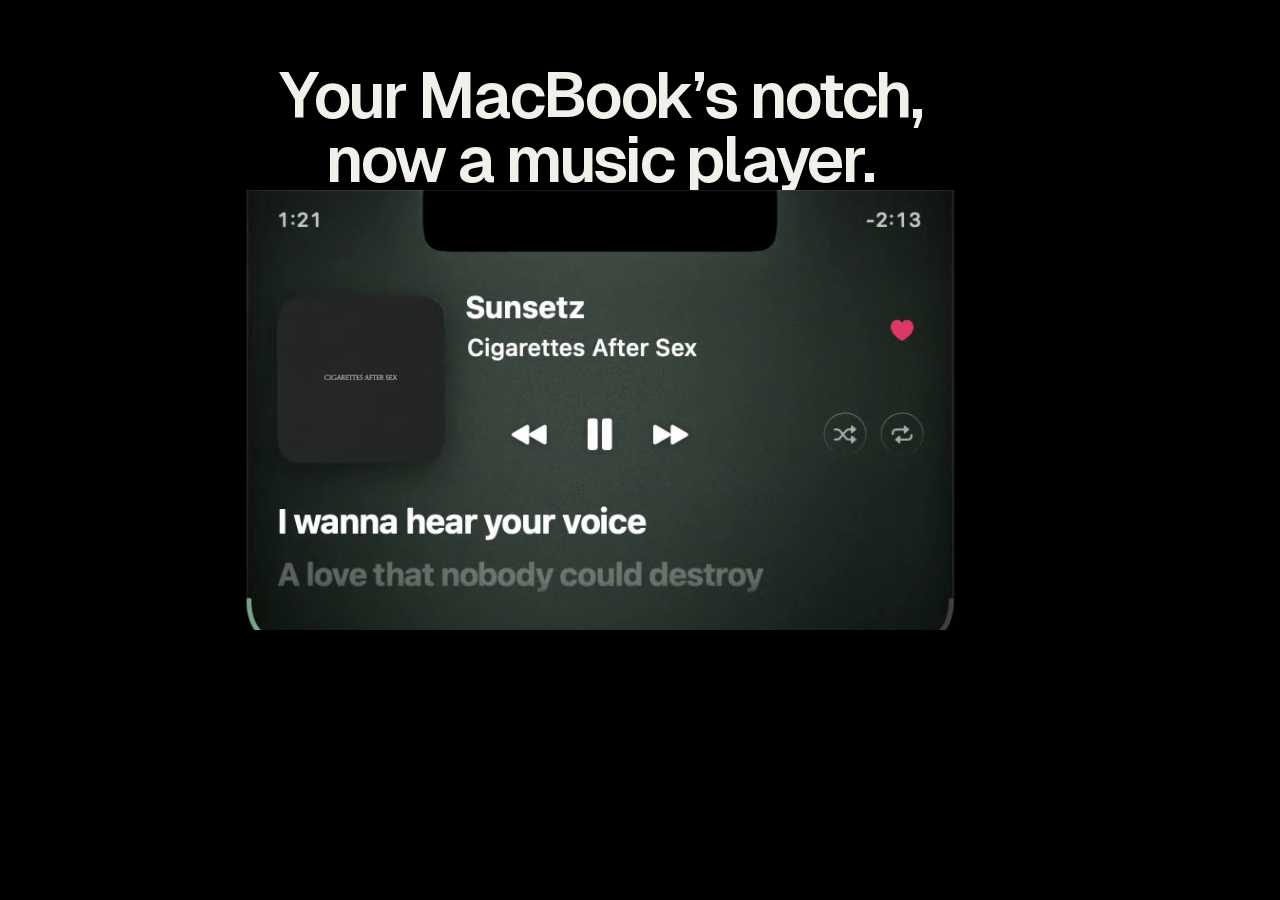
<file: site/test/og.html>
<!doctype html>
<html lang="en">
<head>
<meta charset="utf-8">
<title>Magnetite share card</title>
<!--
  The source of site/og.png, the picture every Slack, iMessage and X unfurl of
  the site shows: the page's headline over a frame of the film with lyrics on
  screen. og-frame.webp is that frame:
    ffmpeg -ss <t> -i site/media/demo.mp4 -frames:v 1 frame.png && cwebp -q 90 frame.png -o site/test/og-frame.webp

  Render it at the card's size, served (fonts do not load from file://):
    python3 site/serve.py 4174 &
    "/Applications/Google Chrome.app/Contents/MacOS/Google Chrome" --headless \
      --hide-scrollbars --window-size=1200,630 --screenshot=site/og.png \
      http://localhost:4174/test/og.html
-->
<link rel="stylesheet" href="../css/type.css">
<style>
  html, body { margin: 0; width: 1200px; height: 630px; overflow: hidden; background: #000; }
  body { position: relative; color: #F2F0EB; -webkit-font-smoothing: antialiased; }
  h1 {
    position: absolute; top: 64px; left: 0; right: 0; margin: 0;
    text-align: center;
    font: 600 64px/1 'Geist', sans-serif;
    letter-spacing: -0.045em;
  }
  img {
    position: absolute; left: 50%; top: 190px; width: 760px; height: auto;
    transform: translateX(-50%);
  }
</style>
</head>
<body>
<h1>Your MacBook’s notch,<br>now a music player.</h1>
<img src="og-frame.webp" alt="" width="800" height="512">
</body>
</html>
</file>
<file: site/css/type.css>
/* Geist, variable weight 100–900, Latin subset, self-hosted. OFL: fonts/OFL-Geist.txt. */
@font-face {
  font-family: 'Geist';
  font-style: normal;
  font-weight: 100 900;
  font-display: swap;
  src: url('../fonts/geist-var-latin.woff2') format('woff2');
}
</file>
<file: site/css/magnetite.css>
/* Magnetite — night set.
 *
 * The page is the notch's own black. A drawn MacBook carries the screen
 * recording of the running app, and scrolling pushes the camera into its notch
 * until the recording hangs from the top of the window. The liquid in the film
 * is the only thing that moves on its own; everything else answers a scroll.
 * The page has no color of its own; the only color is the recording's, and
 * the light behind the MacBook is baked from its frames. Geist is the display face;
 * the rest is the Mac's own face.
 */

:root {
  color-scheme: dark;
  --bg: #000;
  --ink: #F2F0EB;
  --ink-soft: #A3A09A;
  --line: rgb(242 240 235 / 0.28);

  --display: 'Geist', -apple-system, BlinkMacSystemFont, system-ui, sans-serif;
  --sans: -apple-system, BlinkMacSystemFont, 'SF Pro Text', 'Helvetica Neue', system-ui, sans-serif;
  --mono: ui-monospace, 'SF Mono', SFMono-Regular, Menlo, monospace;

  --gutter: 20px;
  /* The film's width, and the column everything below it keeps. */
  --col: calc(100vw - 2 * var(--gutter));
  --film: 100vw;
  --gap: clamp(88px, 12vw, 168px);

  /* Liquid timing (PRODUCT.md): out quickly, drain eased, never bounce. */
  --pour: 140ms cubic-bezier(0.2, 0.7, 0.2, 1);
  --drain: 400ms cubic-bezier(0.4, 0, 0.2, 1);
}
@media (min-width: 900px) {
  :root { --gutter: 32px; --film: min(1040px, 100vw - 400px); --col: var(--film); }
}

*, *::before, *::after { box-sizing: border-box; }
/* No rubber band: pulled past the top, the light behind the MacBook would end
   at a hard edge over the page's black. */
html { -webkit-text-size-adjust: 100%; background: var(--bg); scroll-behavior: smooth; overscroll-behavior-y: none; }
@media (prefers-reduced-motion: reduce) { html { scroll-behavior: auto; } }

body {
  margin: 0;
  background: var(--bg);
  color: var(--ink);
  font: 400 17px/1.55 var(--sans);
  -webkit-font-smoothing: antialiased;
  overflow-x: clip;
}

a { color: inherit; text-underline-offset: 3px; text-decoration-color: var(--line); transition: text-decoration-color var(--drain); }
a:hover { text-decoration-color: currentColor; transition-duration: 140ms; }
:focus-visible { outline: 2px solid var(--ink); outline-offset: 3px; border-radius: 6px; }
img, video { display: block; max-width: 100%; }
/* The lights spill past the window's sides. Clipped here, not on body: body's
   overflow passes to the viewport, and a phone then widens the page to fit. */
main { overflow-x: clip; }
b { font-weight: 600; }

.skip-link {
  position: fixed; top: 12px; left: 12px; z-index: 100;
  padding: 12px 18px; border-radius: 12px;
  background: var(--ink); color: var(--bg);
  transform: translateY(-300%);
}
.skip-link:focus { transform: none; }

/* The name, top left. It scrolls away on a phone, where the film fills the
   window's width; from 900 px it stays, beside the film like a menu-bar item. */
.masthead { position: absolute; top: 0; left: 0; z-index: 20; padding: 16px var(--gutter); }
.brand {
  display: inline-flex; align-items: center; gap: 10px; min-height: 44px;
  color: var(--ink); text-decoration: none;
  font: 600 20px/1 var(--display); letter-spacing: -0.025em;
}
.brand__mark { width: 28px; height: 20px; }
@media (min-width: 900px) { .masthead { position: fixed; padding-top: 20px; } }

/* The symbol sheet the mark is drawn from takes no room. */
.defs { position: absolute; width: 0; height: 0; overflow: hidden; }

.visually-hidden {
  position: absolute !important;
  width: 1px; height: 1px;
  margin: -1px; padding: 0;
  overflow: hidden;
  clip: rect(0 0 0 0);
  white-space: nowrap;
  border: 0;
}

/* Buttons: one solid pill for the download, outlined for the soundtrack. */
.button {
  display: inline-flex; align-items: center; justify-content: center;
  min-height: 48px; padding: 0 24px; border-radius: 999px;
  background: var(--ink); color: var(--bg);
  font: 600 16px/1 var(--sans); text-decoration: none; white-space: nowrap;
  transition: background-color var(--drain), transform var(--drain);
}
.button:hover { background: #fff; transition-duration: 140ms; }
.button:active { transform: scale(0.97); transition: transform var(--pour); }
.button--big { min-height: 56px; padding: 0 30px; font-size: 18px; }

/* The journey. Without scroll timelines, or under Reduce Motion, it is a still
   page: the pitch, the MacBook, the three gestures and the film's controls. */
.journey__pin {
  position: relative;
  display: grid; gap: 40px;
  width: var(--col); margin: 0 auto; padding-top: 96px;
}
.pitch { max-width: 560px; }
.hero__title {
  margin: 0; max-width: 12ch;
  font: 600 clamp(42px, 5.6vw, 84px)/0.96 var(--display);
  letter-spacing: -0.05em; text-wrap: balance;
}
.pitch__lede { margin: 16px 0 0; max-width: 32ch; color: var(--ink-soft); font-size: clamp(16px, 1.5vw, 20px); line-height: 1.45; }
.pitch__actions { display: flex; flex-wrap: wrap; align-items: center; gap: 12px 28px; margin-top: 24px; }
.pitch__meta { margin: 14px 0 0; color: var(--ink-soft); font-size: 14px; }
.pitch__meta a { position: relative; }
.pitch__meta a::after { content: ''; position: absolute; inset: -12px 0; }

/* The light behind the MacBook: the panel's color for the song on its screen,
   one baked still per song (test/bake-glow.py) that site.js draws into one
   small canvas, faded through its round mask. Still, it sits behind the
   MacBook's place in the grid. */
.glow { position: absolute; grid-area: 2 / 1; inset: -30% -25%; pointer-events: none; }
.glow canvas, .mac__wall canvas { position: absolute; inset: 0; width: 100%; height: 100%; }
.journey__pin > .mac { grid-area: 2 / 1; }

/* Film grain over the whole page, so the black reads as a print, not a void.
   It is one still tile; nothing in it moves. */
body::after {
  content: ''; position: fixed; inset: 0; z-index: 50; pointer-events: none;
  background: url("data:image/svg+xml,%3Csvg xmlns='http://www.w3.org/2000/svg' width='220' height='220'%3E%3Cfilter id='n'%3E%3CfeTurbulence type='fractalNoise' baseFrequency='.85' numOctaves='2' stitchTiles='stitch'/%3E%3CfeColorMatrix values='0 0 0 0 1 0 0 0 0 1 0 0 0 0 1 0 0 0 2.2 -0.9'/%3E%3C/filter%3E%3Crect width='100%25' height='100%25' filter='url(%23n)'/%3E%3C/svg%3E") 0 0 / 220px 220px;
  opacity: 0.09;
}

/* The MacBook Pro 14-inch (M5), from Apple's own numbers: the lid is 312.6 mm
   wide and the screen 302.5 × 196.4 mm (3024 × 1964 pixels), so the glass border
   is 3.5 mm inside a thin aluminum edge. The notch is 185 × 32 of the screen's
   1512 × 982 points, with 9-point corners. The base is 221.2 mm deep and 10.5 mm
   thick at the front. The deck's parts are measured off Apple's top-down store
   photo of the 14-inch (the body is 1298 px there): grilles 4.4 wide and 33.9
   tall, the keys in a black well 89.4 × 36.2, the trackpad 41.4 × 25.9, the
   front scoop 17 wide. Lengths are in cqw, hundredths of the lid, so it is to
   scale at any size. It is built in 3D: front on and without a camera (Reduce
   Motion), the deck is edge-on and only the lid and the base's front show.
   The recording is 400 × 256 points from the top of the screen, centered,
   so its notch lands exactly on the drawn one. */
.mac {
  /* A grayscale riso print: one light ink, shaded only by the size of its
     halftone dots, with the speckled dropout of a drum print. The recording
     on the screen is the one thing not printed. */
  --ink: #c4c4c4; --dot: max(0.72cqw, 2.6px);
  --grit: url("data:image/svg+xml,%3Csvg xmlns='http://www.w3.org/2000/svg' width='180' height='180'%3E%3Cfilter id='g'%3E%3CfeTurbulence type='fractalNoise' baseFrequency='.7' numOctaves='2' stitchTiles='stitch'/%3E%3CfeColorMatrix values='0 0 0 0 0 0 0 0 0 0 0 0 0 0 0 3.4 0 0 0 -1.05'/%3E%3C/filter%3E%3Crect width='100%25' height='100%25' filter='url(%23g)'/%3E%3C/svg%3E") 0 0 / 180px 180px;
  --ht-10: radial-gradient(circle, var(--ink) calc(var(--dot) * .10), transparent calc(var(--dot) * .10 + .6px)) 0 0 / var(--dot) var(--dot);
  --ht-14: radial-gradient(circle, var(--ink) calc(var(--dot) * .14), transparent calc(var(--dot) * .14 + .6px)) 0 0 / var(--dot) var(--dot);
  --ht-22: radial-gradient(circle, var(--ink) calc(var(--dot) * .22), transparent calc(var(--dot) * .22 + .6px)) 0 0 / var(--dot) var(--dot);
  --ht-28: radial-gradient(circle, var(--ink) calc(var(--dot) * .28), transparent calc(var(--dot) * .28 + .6px)) 0 0 / var(--dot) var(--dot);
  --ht-36: radial-gradient(circle, var(--ink) calc(var(--dot) * .36), transparent calc(var(--dot) * .36 + .6px)) 0 0 / var(--dot) var(--dot);
  --ht-42: radial-gradient(circle, var(--ink) calc(var(--dot) * .42), transparent calc(var(--dot) * .42 + .6px)) 0 0 / var(--dot) var(--dot);
  --deep: 70.76cqw; --thick: 3.35cqw; --lidt: 1.5cqw;
  position: relative; width: min(100%, 880px); margin: 0 auto 4cqw;
  container-type: inline-size; transform-style: preserve-3d;
}
.mac__lid {
  position: relative; transform-style: preserve-3d; transform-origin: 50% 100%;
  padding: 1.615cqw 1.615cqw 3.8cqw;
  border-radius: 2.25cqw 2.25cqw 0.8cqw 0.8cqw;
  background: #000;
}
/* The lid's metal rim, a pixel above its face like the screen, so the camera
   fades it out without the lid being drawn again on every frame. */
.mac__lid::after {
  content: ''; position: absolute; inset: 0; border-radius: inherit; pointer-events: none;
  box-shadow: inset 0 0 0 0.4cqw #8a8a8a, inset 0 0 0 calc(0.4cqw + 1px) #000;
  transform: translateZ(1px);
}
.mac__edge, .mac__back, .mac__base > * { position: absolute; }
.mac__edge--top {
  left: 2cqw; right: 2cqw; top: calc(var(--lidt) * -1); height: var(--lidt);
  transform-origin: 50% 100%; transform: rotateX(90deg);
  background: var(--ink); mask: var(--grit);
}
.mac__edge--left, .mac__edge--right { top: 2cqw; bottom: 0.6cqw; width: var(--lidt); background: var(--ht-28); mask: var(--grit); }
.mac__edge--left { left: calc(var(--lidt) * -1); transform-origin: 100% 50%; transform: rotateY(-90deg); }
.mac__edge--right { left: 100%; transform-origin: 0 50%; transform: rotateY(90deg); }
.mac__back {
  inset: 0; border-radius: inherit; background: #000;
  transform: translateZ(calc(var(--lidt) * -1)) rotateY(180deg);
}
.mac__screen {
  position: relative; overflow: hidden;
  aspect-ratio: 1512 / 982;
  border-radius: 0.64cqw 0.64cqw 0 0;
  background: #000;
  /* A pixel above the lid's face. In the same plane, Chrome orders the screen and
     the lid by rounding noise, and at some scroll positions half the screen goes
     behind the lid's black for a frame. */
  transform: translateZ(1px);
}
/* The desktop: the song's cover, as the app's expanded card draws it, a field of
   the sleeve's own colors (test/bake-glow.py) that never holds still. site.js
   turns two copies against each other at unrelated rates while the whole
   swells, so the colors keep folding through each other like ink in water, and
   draws them at the stills' own size, 160 px, into one canvas the screen
   stretches. As the page's own layers, turning and wider than the screen, the
   copies and the lights came to 360 MB on a phone (412 wide), past what Android
   Chrome keeps drawn: it dropped their tiles mid-scroll, blocks of the screen
   and the light blinking out (10-30). Dark under the menu bar, so the
   recording's panel stays the brightest thing up there. */
.mac__wall { position: absolute; inset: 0; pointer-events: none; background: #000; }
.mac__wall::after { content: ''; position: absolute; inset: 0; background: linear-gradient(#000 9%, rgba(0, 0, 0, 0.6) 24%, rgba(0, 0, 0, 0.1) 58%, transparent 80%); }
/* lighten: the recording's black is the bare screen, so the desktop shows through it. */
.mac__film { position: absolute; top: 0; left: 36.772%; width: 26.455%; height: auto; background: #000; mix-blend-mode: lighten; }
/* The gestures' loops show only on the journey, over the film, each as it is named. */
.mac__move, .pad { display: none; }
.mac__notch {
  position: absolute; top: 0; left: 43.88%; width: 12.24%; height: 3.26%;
  border-radius: 0 0 0.58cqw 0.58cqw;
  background: #000;
}
/* The base hangs from the hinge line: the deck lies flat toward the viewer,
   the sides and the front edge drop the base's thickness below it. */
.mac__base { position: absolute; left: 0; right: 0; top: 100%; height: 0; transform-style: preserve-3d; }
.mac__deck {
  left: 0; top: 0; width: 100cqw; height: var(--deep);
  /* A pixel above the faces it meets: sharing their edge exactly, Chrome drops
     part of the front edge while the camera turns. */
  transform-origin: 50% 0; transform: rotateX(90deg) translateZ(1px);
  border-radius: 1.6cqw;
  background: var(--ht-36); mask: var(--grit);
  display: grid; grid-template-columns: 4.4cqw 89.4cqw 4.4cqw; column-gap: 0.3cqw;
  justify-content: center; align-content: start; padding-top: 5.55cqw;
}
.mac__grille {
  margin-top: 1.3cqw; height: 33.9cqw;
  background: var(--ht-10), #000;
}
.mac__keys {
  display: grid; grid-auto-rows: 5.08cqw; row-gap: 0.93cqw;
  padding: 0.46cqw 1.05cqw 0.6cqw; border-radius: 1.2cqw; background: #000;
}
.mac__keys div { display: flex; gap: 0.92cqw; }
/* A key n units wide also spans the n - 1 gaps it covers, as on the real board. */
.mac__keys i {
  --u: 1; flex: var(--u) var(--u) calc((var(--u) - 1) * 0.92cqw); border-radius: 0.55cqw;
  background: var(--ht-10), #000;
}
.mac__keys .k125 { --u: 1.25; } .mac__keys .k15 { --u: 1.5; }
.mac__keys .k175 { --u: 1.75; } .mac__keys .k225 { --u: 2.25; }
.mac__keys .k5 { --u: 5; }
.mac__keys .kud { background: linear-gradient(transparent 44%, #000 44% 56%, transparent 56%), var(--ht-10), #000; }
.mac__pad {
  grid-column: 1 / -1; justify-self: center; margin-top: 1.45cqw;
  width: 41.4cqw; height: 25.9cqw; border-radius: 1.2cqw;
  background: var(--ht-22), #000;
  box-shadow: inset 0 0 0 0.15cqw var(--ink);
}
.mac__side { top: 0; width: var(--deep); height: var(--thick); background: var(--ht-14); mask: var(--grit); }
.mac__side--left { left: 0; transform-origin: 0 50%; transform: rotateY(-90deg); }
.mac__side--right { right: 0; transform-origin: 100% 50%; transform: rotateY(90deg); }
/* The front edge, with the scoop that lifts the lid and two of the four feet. */
.mac__front {
  left: 0; top: 0; width: 100cqw; height: var(--thick);
  transform: translateZ(var(--deep));
  border-radius: 0.3cqw 0.3cqw 1.6cqw 1.6cqw;
  background: var(--ht-22); mask: var(--grit);
  box-shadow: inset 0 0.25cqw 0 var(--ink);
}
.mac__front::before {
  content: ''; position: absolute; top: 0; left: 41.5cqw; width: 17cqw; height: 1.3cqw;
  border-radius: 0 0 1cqw 1cqw / 0 0 1.3cqw 1.3cqw;
  background: #000;
}
.mac__front::after {
  content: ''; position: absolute; top: 100%; left: 5.6cqw; right: 5.6cqw; height: 0.4cqw;
  background: linear-gradient(to right, #111113 0 6.5cqw, transparent 6.5cqw calc(100% - 6.5cqw), #111113 0);
}

/* Three gestures, the same weight: none of them is the main one. */
.moves { list-style: none; margin: 0; padding: 0; display: grid; gap: 20px; }
.moves li { color: var(--ink-soft); font: 500 clamp(22px, 2.4vw, 32px)/1.15 var(--display); letter-spacing: -0.03em; }
.moves b { color: var(--ink); font-weight: 600; }
@media (min-width: 720px) { .moves { grid-template-columns: repeat(3, minmax(0, 1fr)); gap: 32px; } }

.stage__foot { display: flex; align-items: center; gap: 8px; }
.sound {
  display: inline-flex; align-items: center; gap: 9px;
  min-height: 44px; padding: 0 18px 0 15px; border-radius: 999px;
  border: 1.5px solid var(--line); background: #000; color: var(--ink);
  font: 600 15px/1 var(--sans); cursor: pointer;
  transition: border-color var(--drain), background-color var(--drain), color var(--drain);
}
.sound svg { width: 16px; height: 16px; fill: currentColor; }
.sound:hover { border-color: var(--ink); transition-duration: 140ms; }
.sound[aria-pressed="true"] { background: var(--ink); border-color: var(--ink); color: var(--bg); }
.quiet {
  min-height: 44px; padding: 0 12px; border: 0; border-radius: 999px; background: none;
  color: var(--ink-soft); font: 500 15px/1 var(--sans); cursor: pointer;
  transition: color var(--drain);
}
.quiet:hover { color: var(--ink); transition-duration: 140ms; }

/* The camera. The section is the scroll it takes; its pin holds the window.
   The MacBook is laid out at the size where its recording is the film's width
   with the notch at the top of the window, and starts scaled down to fit beside
   the pitch (under it on a phone). Scrolling eases it up to full size about the
   notch while the pitch lifts away, then names the gestures one at a time. */
@supports (animation-timeline: view()) {
  @media (prefers-reduced-motion: no-preference) {
    .journey {
      /* Pushed in, the film, the gesture under it and the film's controls are
         one group, centered in the window: --stack is what sits under the
         film, and the film gives up width before the group leaves the window. */
      --stack: 180px;
      --fh: min(var(--film) / 1.5625, 100svh - var(--stack) - 80px);
      --fw: calc(var(--fh) * 1.5625);
      --top: calc((100svh - var(--fh) - var(--stack)) / 2);
      --macw: calc(var(--fw) * 1.9531);
      /* The take is 400 points, so on this lid it is half the film's width;
         the camera ends --zoom times closer than the lid's own size, which
         costs nothing to draw where a lid twice as large halved the frame rate. */
      --zoom: 2;
      --s0: 0.32;
      --w0: calc(var(--macw) * var(--s0));
      --x0: calc(var(--w0) * 0.057);
      --y0: calc(76px + var(--w0) * 0.02);
      /* The camera dollies in from --z0 rather than scaling the picture, its
         eye on the notch the whole way, so the deck is seen from above and
         nothing shears. The MacBook starts turned and its lid tipped back. */
      --p: calc(var(--macw) * 2.4);
      --z0: calc(var(--p) * (1 - 1 / var(--s0)));
      --rx0: 10deg; --ry0: -20deg; --lid0: 14deg;
      height: 340svh;
      view-timeline: --journey block;
    }
    .journey__pin {
      position: sticky; top: 0;
      display: block; width: auto; height: 100svh; margin: 0; padding: 0;
      overflow: clip;
    }
    /* Pushed in, the screen's light falls to the page's black toward the floor:
       the gesture reads on black, and the pin leaves no edge as the page moves on. */
    .journey__pin::after {
      content: ''; position: absolute; inset: 0; pointer-events: none;
      background: linear-gradient(transparent 52%, rgb(0 0 0 / 0.7) 72%, #000 94%);
      animation: dusk linear both;
      animation-timeline: --journey;
      animation-range: contain 22.5% contain 36%;
    }
    .pitch, .moves, .stage__foot { z-index: 1; }
    .mac {
      position: absolute; top: var(--top); left: 50%;
      width: var(--macw); max-width: none;
      margin: calc(var(--macw) * -0.01615) 0 0 calc(var(--macw) / -2);
      transform-origin: 50% calc(var(--macw) * 0.01615);
      animation: push ease-in-out both;
      animation-timeline: --journey;
      animation-range: contain 0% contain 39%;
    }
    /* The light is behind the MacBook while it is an object in the room, and
       goes out as the camera reaches its screen, where the film's own black
       has to meet the page's. */
    .glow {
      inset: auto; left: calc(50% + var(--x0)); top: calc(var(--y0) + var(--w0) * 0.36);
      width: calc(var(--w0) * 3); height: calc(var(--w0) * 2.1);
      translate: -50% -50%;
      animation: glow-out linear both, gone linear both;
      animation-timeline: --journey;
      animation-range: contain 4.5% contain 22.5%;
    }
    /* Close up, the desktop's colors drain to gray, so the player is the one
       color in the window. */
    .mac__wall {
      animation: gray linear both;
      animation-timeline: --journey;
      animation-range: contain 6% contain 30%;
    }
    /* Once the camera faces the screen, the base falls away into the dark. It
       starts by 17%: seen edge-on near the hinge, the deck's halftone and grit
       mask crawl in the margin strip while scrolling (flickercheck, Chrome GPU,
       1280x800@1: 12 hotspots with a 21% start, 8 at 18%, 0 at 17%). */
    .mac__base > * {
      animation: fade linear both, soften linear both, gone linear both;
      animation-timeline: --journey;
      animation-range: contain 17% contain 30.5%, contain 6% contain 22%, contain 17% contain 30.5%;
    }
    /* The lid's metal rim and edges go first, before the camera brings its
       top edge into the margin over the film, and so on a tall phone no chin
       is left floating under the screen. */
    .mac__edge, .mac__lid::after {
      animation: fade linear both, gone linear both;
      animation-timeline: --journey;
      animation-range: contain 13.5% contain 24%;
    }
    .mac__lid {
      animation: hinge ease-in-out both;
      animation-timeline: --journey;
      animation-range: contain 0% contain 30%;
    }
    .pitch {
      position: absolute; left: var(--gutter); right: var(--gutter);
      top: calc(var(--y0) + var(--w0) + 16px);
      /* Hidden only while the camera holds the window, so past the journey the
         headline and its button are back for the keyboard and screen readers.
         One animation does both: two on the same properties can't be composited
         together, and the headline trailed the camera. */
      animation: pitch linear both, gone linear both, seen linear forwards;
      animation-timeline: --journey;
      animation-range: contain 0% exit 100%, contain 0% contain 13.5%, exit 99% exit 100%;
    }
    .moves {
      position: absolute; left: 50%; width: var(--col); margin-left: calc(var(--col) / -2);
      top: calc(var(--top) + var(--fh) + 40px);
      display: block; text-align: center;
    }
    .moves li {
      position: absolute; inset: 0 0 auto; max-width: none;
      font-size: clamp(30px, 4.2vw, 56px); color: var(--ink-soft);
      animation: say linear both, said linear both;
      animation-timeline: --journey;
    }
    /* They take turns: each has gone before the next comes, never two at once. */
    .moves li:nth-child(1) { animation-range: contain 37.5% contain 60%; }
    .moves li:nth-child(2) { animation-range: contain 60% contain 82%; }
    .moves li:nth-child(3) { animation: say-last linear both, seen linear both; animation-timeline: --journey; animation-range: contain 82% contain 96%; }
    /* Each gesture's loop comes in over the last as its line is said and holds
       until the next is in, so the screen is never bare; the film goes with the
       first and stays, unless its sound is on (site.js sets data-sound). */
    .mac__move {
      display: block;
      animation: move linear both, said linear both;
      animation-timeline: --journey;
    }
    .mac__move:nth-of-type(2) { animation-range: contain 37.5% contain 65.5%; }
    .mac__move:nth-of-type(3) { animation-range: contain 60% contain 87.5%; }
    .mac__move:nth-of-type(4) { animation: move-last linear both, seen linear both; animation-timeline: --journey; animation-range: contain 82% contain 96%; }
    [data-demo] {
      animation: fade linear both, gone linear both;
      animation-timeline: --journey;
      animation-range: contain 37.5% contain 43%;
    }
    [data-sound] [data-demo] { animation: none; }
    [data-sound] .mac__move { display: none; }
    /* A trackpad beside Swipe, its two fingers moved by site.js in step with the loop. */
    .pad {
      display: inline-block; width: 1.5em; height: 0.94em; margin-right: 0.3em; vertical-align: -0.1em;
      fill: none; stroke: currentColor; stroke-width: 2;
    }
    .pad circle { fill: var(--ink); stroke: none; transition: opacity 120ms; }
    /* The film's controls close the group, and come in with the film. */
    .stage__foot {
      position: absolute; left: var(--gutter); right: var(--gutter); bottom: var(--top);
      justify-content: center;
      animation: lift linear both reverse, gone linear both reverse;
      animation-timeline: --journey;
      animation-range: contain 36% contain 42%;
    }
  }
  @media (prefers-reduced-motion: no-preference) and (min-width: 900px) {
    .journey {
      --s0: 0.31; --rx0: 16deg; --ry0: -22deg;
      --x0: calc(50vw - var(--gutter) - var(--w0) * 0.597);
      --y0: calc(50svh - var(--w0) * 0.445);
    }
    .pitch { top: 50%; right: auto; width: min(40vw, 600px); translate: 0 -50%; }
    /* Each gesture on one line across the window, not wrapped to the film's
       width: --stack holds one line. */
    .moves { left: var(--gutter); right: var(--gutter); width: auto; margin-left: 0; }
    .moves li { font-size: clamp(30px, min(4.2vw, 6.4svh), 56px); text-wrap: balance; }
  }
  @media (prefers-reduced-motion: no-preference) and (min-width: 900px) and (max-height: 760px) {
    .journey { --s0: 0.27; }
  }
}
/* The camera's eye is in the MacBook's own transform, on the notch the whole way,
   so the MacBook is always looked at square on. The eye was the pin's
   perspective-origin, which a phone animates on the page's thread: behind the
   camera's move whenever that thread was busy, and the MacBook jumped. */
@keyframes push {
  from {
    transform: translate(var(--x0), calc(var(--y0) - var(--top))) perspective(var(--p))
      translateZ(var(--z0)) rotateX(calc(var(--rx0) * -1)) rotateY(var(--ry0));
  }
  /* A dolly, not a scale: perspective p / (p - z) is --zoom. */
  to {
    transform: translate(0, 0) perspective(var(--p))
      translateZ(calc(var(--p) * (1 - 1 / var(--zoom)))) rotateX(0deg) rotateY(0deg);
  }
}
/* Every move on the journey is opacity, transform or filter, which the phone's
   compositor draws in step with the scroll. Visibility can't be: a keyframe with
   it moves the whole animation to the page's thread, and on a phone the words
   showed a whole range behind the camera (10-30). So what hides is hidden by its
   own animation, which only flips at the end of the range, where it is already
   out of sight. */
@keyframes gone {
  to { visibility: hidden; }
}
@keyframes seen {
  from { visibility: hidden; }
  to { visibility: visible; }
}
@keyframes said {
  0%, 100% { visibility: hidden; }
  50% { visibility: visible; }
}
@keyframes glow-out {
  to { opacity: 0; transform: scale(1.5); }
}
/* Both filters are on from the top of the journey, at zero: a filter that starts
   partway down changes how a phone builds the layer, and it redraws it mid-scroll. */
@keyframes gray {
  from { filter: grayscale(0); }
  to { filter: grayscale(1); }
}
@keyframes fade {
  to { opacity: 0; }
}
/* The deck's halftone is finer than the pixels it lands on once the camera sees
   it edge-on, and the compositor samples without mipmaps, so it would crawl as
   moire. Blurring the print first, as the deck foreshortens, leaves its tone. */
@keyframes soften {
  from { filter: blur(0); }
  to { filter: blur(3px); }
}
@keyframes dusk {
  from { opacity: 0; }
}
@keyframes hinge {
  from { transform: rotateX(var(--lid0)); }
  to { transform: none; }
}
@keyframes lift {
  to { opacity: 0; transform: translateY(-24px); }
}
@keyframes pitch {
  contain 13.5%, exit 99% { opacity: 0; transform: translateY(-24px); }
}
@keyframes say {
  0% { opacity: 0; transform: translateY(16px); }
  25%, 75% { opacity: 1; transform: none; }
  100% { opacity: 0; transform: translateY(-16px); }
}
@keyframes move {
  0% { opacity: 0; }
  20%, 100% { opacity: 1; }
}
@keyframes move-last {
  0% { opacity: 0; }
  40%, 100% { opacity: 1; }
}
@keyframes say-last {
  0% { opacity: 0; transform: translateY(16px); }
  40%, 100% { opacity: 1; transform: none; }
}

/* What's in it, filmed: the liquid up close, two clips and the four colors, each a stage of its own
   with the line that names it over the clip that shows it, then the rest in the
   gestures' voice. The clips are the recording's own black, so they sit on the
   page as screens, with their light around them. */
.tour { width: var(--col); margin: var(--gap) auto 0; display: grid; gap: clamp(120px, 15vw, 200px); }
.shot { margin: 0; display: grid; justify-items: center; text-align: center; }
.shot figcaption { color: var(--ink-soft); font-size: clamp(17px, 1.5vw, 19px); }
.shot figcaption b {
  display: block; margin-bottom: 18px;
  color: var(--ink); font: 600 clamp(40px, 5.6vw, 76px)/1 var(--display); letter-spacing: -0.05em; text-wrap: balance;
}
.shot figcaption span { display: block; max-width: 44ch; margin: 0 auto; text-wrap: balance; }
.shot__media, .tints { width: 100%; margin-top: clamp(40px, 5vw, 64px); }
.shot__media { position: relative; isolation: isolate; }
.shot--liquid .shot__media { max-width: 880px; }
.shot--lyrics .shot__media { max-width: 720px; }
.shot--closed .shot__media { max-width: 640px; }
.shot__media::before {
  content: ''; position: absolute; inset: -28% -18%; z-index: -1; pointer-events: none;
  background: 0 0 / 100% 100% no-repeat;
  /* The glows are opaque color; their round falloff is the hero's shared mask. */
  -webkit-mask: url(../media/glow-mask.webp) 0 0 / 100% 100% no-repeat;
  mask: url(../media/glow-mask.webp) 0 0 / 100% 100% no-repeat;
}
.shot__media--pop::before { background-image: url(../media/glow-pop.webp); inset: -70% -12%; }
.shot__media--hush::before { background-image: url(../media/glow-hush.webp); }
.shot__media--artdeco::before { background-image: url(../media/glow-artdeco.webp); inset: -160% -12%; }
.shot video { width: 100%; height: auto; border-radius: 18px; background: #000; box-shadow: 0 0 0 1px rgb(242 240 235 / 0.12); }
.shot--closed video { border-radius: 14px; }
/* Two by two, large enough to read each panel, not a row of swatches. */
.tints { list-style: none; margin-bottom: 0; padding: 0; display: grid; grid-template-columns: repeat(2, minmax(0, 1fr)); gap: 28px 12px; }
@media (min-width: 720px) { .tints { gap: 36px 20px; } }
.tints li { display: grid; gap: 10px; }
.tints img { width: 100%; height: auto; border-radius: 12px; box-shadow: 0 0 0 1px rgb(242 240 235 / 0.12); }
.tints span { color: var(--ink-soft); font-size: 14px; }
.also { list-style: none; margin: 0; padding: 0; display: grid; gap: 16px; justify-items: center; text-align: center; }
.also li { max-width: 36ch; color: var(--ink-soft); font: 500 clamp(19px, 1.9vw, 24px)/1.3 var(--display); letter-spacing: -0.02em; text-wrap: balance; }
.also b { color: var(--ink); }

/* Download, with the honest part beside it. */
.get {
  width: var(--col); margin: var(--gap) auto 0; scroll-margin-top: 40px;
  display: grid; gap: 56px;
}
@media (min-width: 900px) { .get { grid-template-columns: minmax(0, 1fr) minmax(0, 1fr); gap: 64px; align-items: start; } }
/* The icon's square is a tenth padding on each side, so the tile itself sits on the column's edge. */
.get__icon { --size: clamp(96px, 9vw, 120px); width: var(--size); height: auto; margin: 0 0 20px calc(var(--size) * -0.0977); }
.get__title, .faq__title {
  margin: 0 0 28px;
  font: 600 clamp(36px, 4.4vw, 60px)/1 var(--display); letter-spacing: -0.045em;
}
.get__requires { margin: 18px 0 0; max-width: 40ch; color: var(--ink-soft); font-size: 15px; }
.get__all { margin: 12px 0 0; font-size: 15px; }
.get__install { margin-top: 40px; }
.get__install p { margin: 0; color: var(--ink-soft); font-size: 15px; }
.install {
  display: block; margin: 10px 0; padding: 14px 16px; border-radius: 12px;
  background: #121212; color: var(--ink);
  font: 400 14px/1.5 var(--mono); overflow-wrap: anywhere; user-select: all;
}
.get__aside { max-width: 44ch; }

.first { padding-top: 6px; }
.first__title { margin: 0 0 20px; font: 700 21px/1.2 var(--sans); }
.first ol { list-style: none; margin: 0; padding: 0; counter-reset: step; display: grid; gap: 20px; }
.first li {
  counter-increment: step; position: relative; padding-left: 48px;
  color: var(--ink-soft); font-size: 16px;
}
.first li::before {
  content: counter(step); position: absolute; left: 0; top: -2px;
  color: var(--ink); font: 600 24px/1 var(--display);
}
.first li b { color: var(--ink); }
.first__once { margin: 24px 0 0 48px; color: var(--ink-soft); font-size: 15px; }
/* Steps 2 and 3 filmed, across both columns so the notice and the Settings pane can be read. */
.first__film { grid-column: 1 / -1; justify-self: center; width: 100%; max-width: 880px; margin: 0; }
.first__film figcaption { margin: 0 0 14px; color: var(--ink-soft); font-size: 15px; }
.first__film video { display: block; width: 100%; height: auto; border-radius: 14px; background: #000; box-shadow: 0 0 0 1px rgb(242 240 235 / 0.12); }

/* Questions, all open: nothing to click to read an answer. */
.faq { width: var(--col); margin: var(--gap) auto 0; scroll-margin-top: 40px; }
.faq dl { margin: 0; display: grid; gap: 36px; }
@media (min-width: 900px) { .faq dl { grid-template-columns: minmax(0, 1fr) minmax(0, 1fr); gap: 44px 64px; } }
.faq dt { font-weight: 600; font-size: 17px; }
.faq dd { margin: 8px 0 0; color: var(--ink-soft); font-size: 16px; }
.faq dd p { margin: 0; }
.faq dd p + p { margin-top: 10px; }

/* The dock: the download from anywhere, gone while a Download button can be
   seen. From 900 px it is a pill in the margin beside the column; on a phone,
   where the column is the window's width, a bar the page fades into. */
.dock {
  position: fixed; right: var(--gutter); bottom: max(24px, env(safe-area-inset-bottom)); z-index: 10;
  opacity: 0; transform: translateY(12px); visibility: hidden;
  transition: opacity var(--drain), transform var(--drain), visibility 0s 400ms;
}
.dock[data-shown] { opacity: 1; transform: none; visibility: visible; transition: opacity var(--pour), transform var(--pour); }
@media (max-width: 899px) {
  .dock { left: 0; right: 0; bottom: 0; padding: 8px var(--gutter) max(16px, env(safe-area-inset-bottom)); background: #000; }
  .dock::before { content: ''; position: absolute; left: 0; right: 0; bottom: 100%; height: 28px; background: linear-gradient(transparent, #000); pointer-events: none; }
  .dock .button { width: 100%; }
}
@media (prefers-reduced-motion: reduce) { .dock, .dock[data-shown] { transform: none; } }

.foot {
  width: var(--col); margin: var(--gap) auto 0; padding-bottom: calc(108px + env(safe-area-inset-bottom));
  color: var(--ink-soft); font-size: 14px;
}
.foot__brand {
  display: flex; align-items: center; gap: 9px; margin: 0 0 8px;
  color: var(--ink); font: 600 17px/1 var(--display); letter-spacing: -0.02em;
}
.foot__mark { width: 22px; height: 16px; }
.foot__links { display: flex; flex-wrap: wrap; gap: 4px 24px; }
.foot__links a { display: inline-flex; align-items: center; min-height: 44px; color: var(--ink); }
.foot__credit { margin: 12px 0 0; max-width: 72ch; }
.demo__credit { max-width: 58ch; }
.demo__credit a { white-space: nowrap; }
</file>
<file: site/css/legal.css>
/* The legal pages: the product page's black and faces, set as plain reading. */

:root {
  color-scheme: dark;
  --paper: #000;
  --ink: #F2F0EB;
  --ink-soft: #A3A09A;
}

*, *::before, *::after { box-sizing: border-box; }

html {
  background: var(--paper);
  color: var(--ink);
  -webkit-text-size-adjust: 100%;
}

body {
  margin: 0;
  font: 400 17px/1.6 -apple-system, BlinkMacSystemFont, 'SF Pro Text', 'Helvetica Neue', system-ui, sans-serif;
  -webkit-font-smoothing: antialiased;
}

:focus-visible { outline: 2px solid var(--ink); outline-offset: 3px; border-radius: 4px; }

.legal {
  width: min(calc(100% - 48px), 35em);
  margin-inline: auto;
  padding-block: clamp(48px, 10vw, 120px) 96px;
}

.legal a {
  color: inherit;
  text-underline-offset: 3px;
}

h1 {
  margin: 0 0 12px;
  /* A guide's title runs to 49 characters: at 80px it took five lines and half the screen. */
  font: 600 clamp(34px, 6vw, 48px)/1.05 'Geist', -apple-system, system-ui, sans-serif;
  letter-spacing: -0.045em;
}

h2 {
  margin: 40px 0 8px;
  font-size: 17px;
  font-weight: 650;
}

p, ul { margin: 0 0 18px; }
ul { padding-left: 1.4em; }
code {
  font: 0.88em/1 ui-monospace, 'SF Mono', SFMono-Regular, Menlo, monospace;
  overflow-wrap: anywhere;
}

.legal__date { margin-bottom: 40px; color: var(--ink-soft); font-size: 15px; }
.legal__foot {
  display: flex;
  flex-wrap: wrap;
  gap: 4px 20px;
  margin-top: 56px;
  color: var(--ink-soft);
  font-size: 14px;
}

/* The guides: the answer leads, then a still or clip in the column with its caption, then the steps. */
.legal__lede { font-size: 19px; line-height: 1.5; }
.legal ol { margin: 0 0 18px; padding-left: 1.4em; }
.legal li + li { margin-top: 6px; }
.legal figure { margin: 32px 0; background: var(--paper); }
.legal figure img, .legal figure video { display: block; width: 100%; height: auto; border-radius: 12px; }
.legal figcaption { margin-top: 10px; color: var(--ink-soft); font-size: 15px; }
.legal nav { margin-top: 40px; background: var(--paper); }
.legal nav p { margin-bottom: 8px; color: var(--ink-soft); font-size: 15px; }

@media (max-width: 480px) {
  .legal { width: min(calc(100% - 32px), 35em); padding-top: 40px; }
}

@media (forced-colors: active) {
  html { background: Canvas; color: CanvasText; }
  .legal__date, .legal__foot { color: CanvasText; }
}

/* The way home, under the product's own name. */
.legal__home {
  display: inline-flex; align-items: center; gap: 10px;
  min-height: 44px; margin-bottom: clamp(24px, 6vw, 56px);
  font: 600 19px/1 'Geist', -apple-system, system-ui, sans-serif;
  letter-spacing: -0.02em; text-decoration: none;
}
.legal__home img { border-radius: 5px; }
</file>
